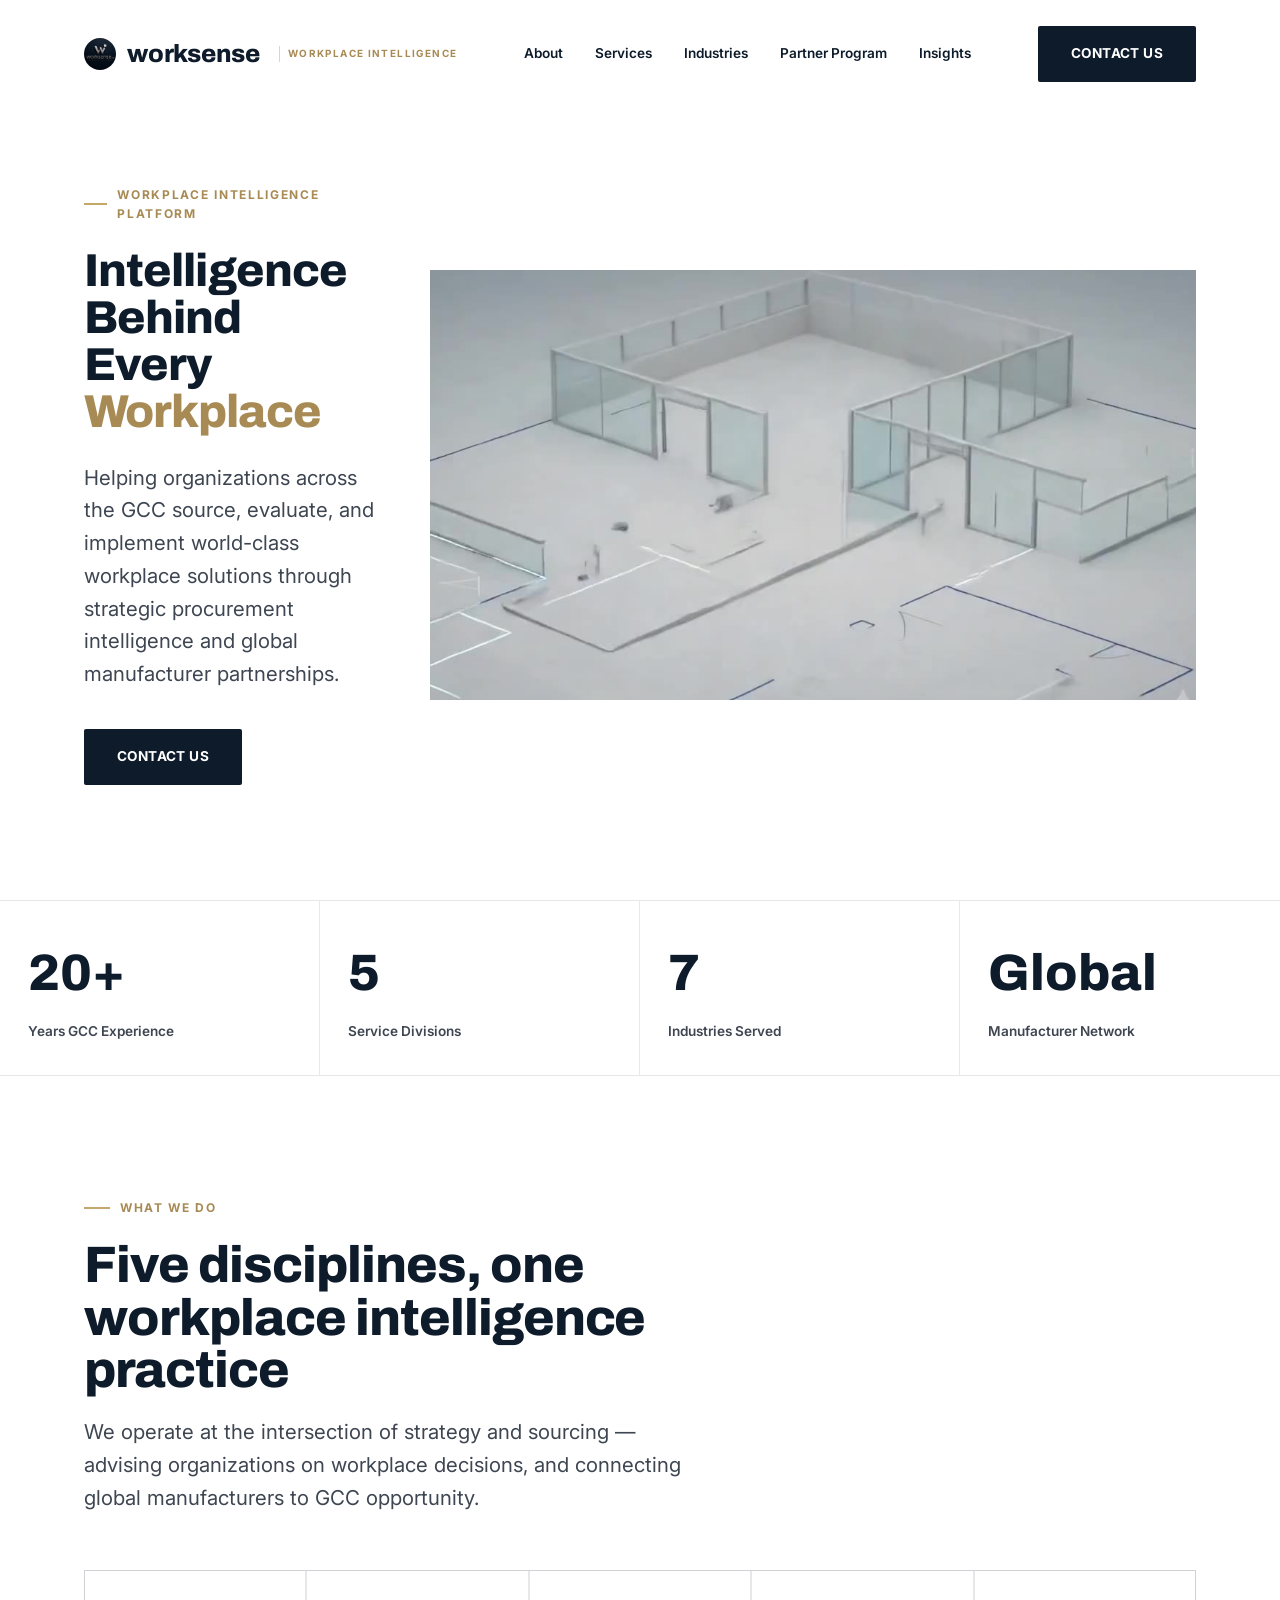
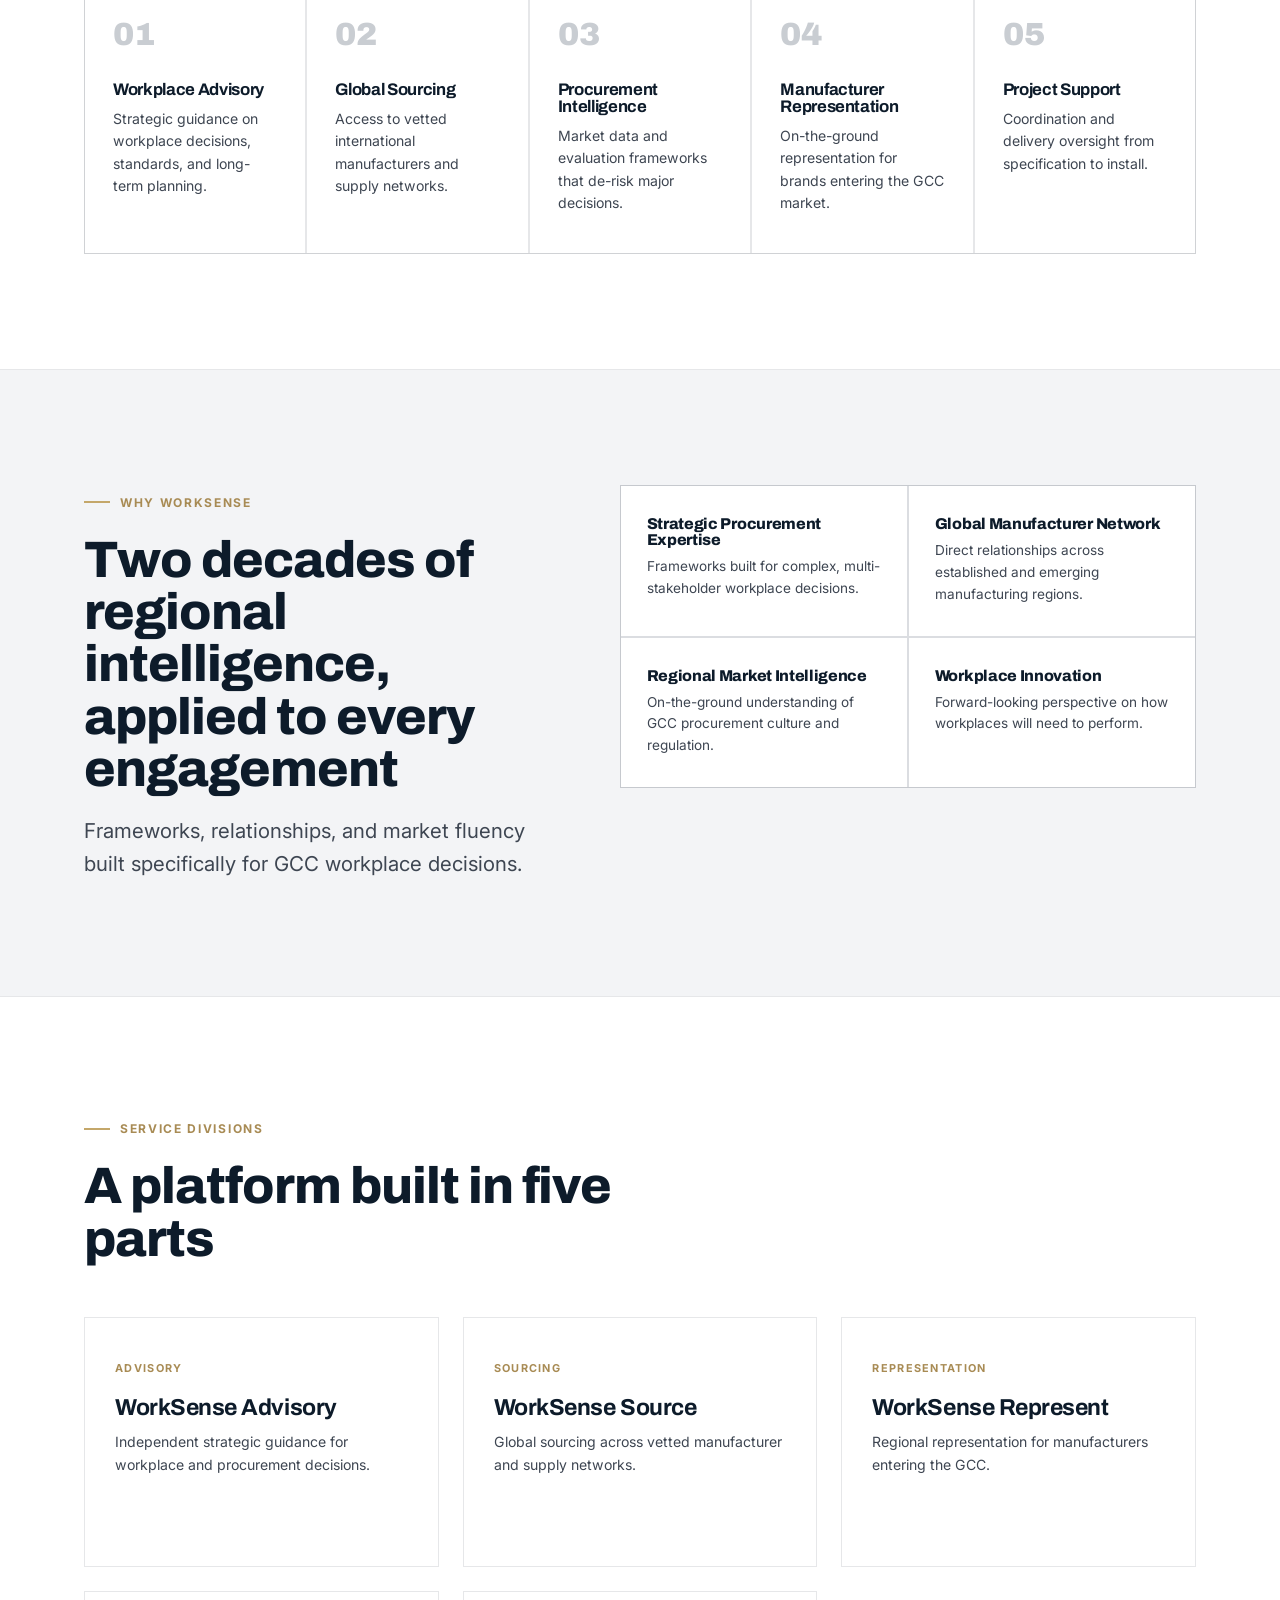
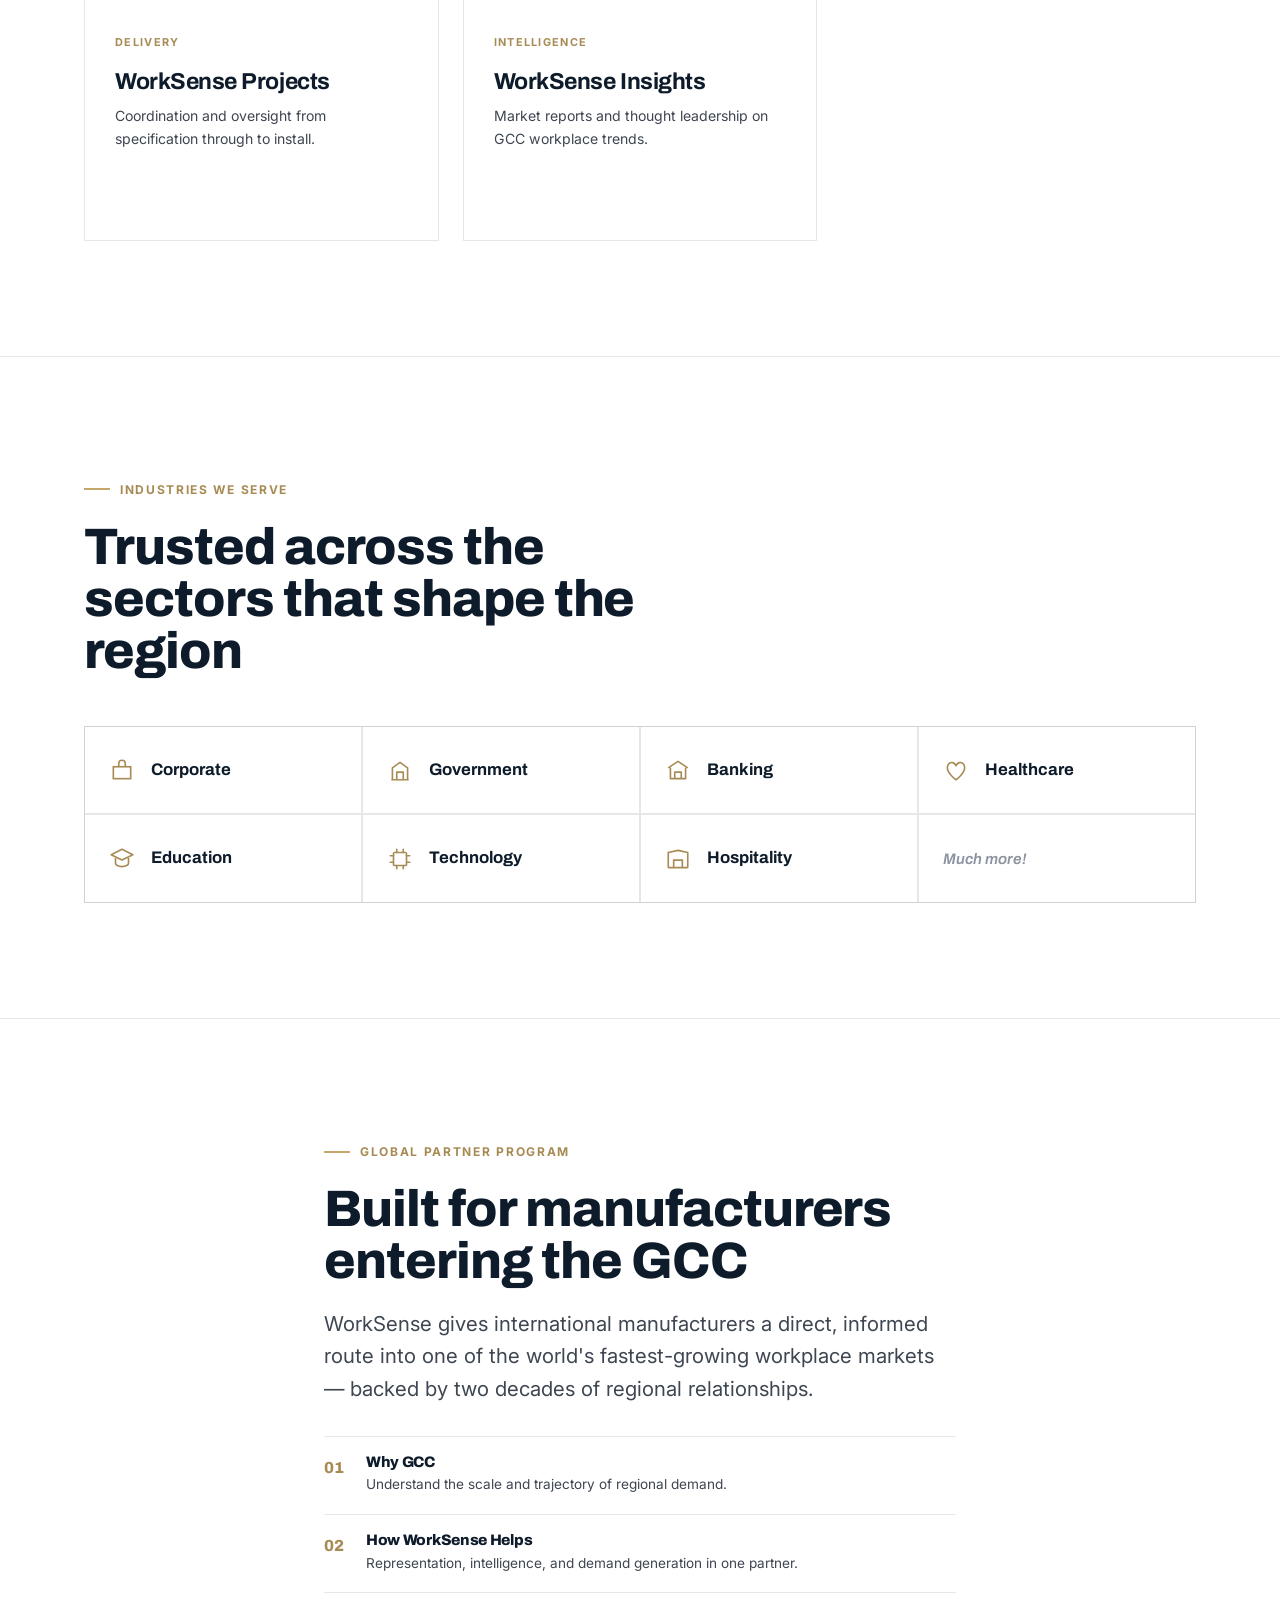
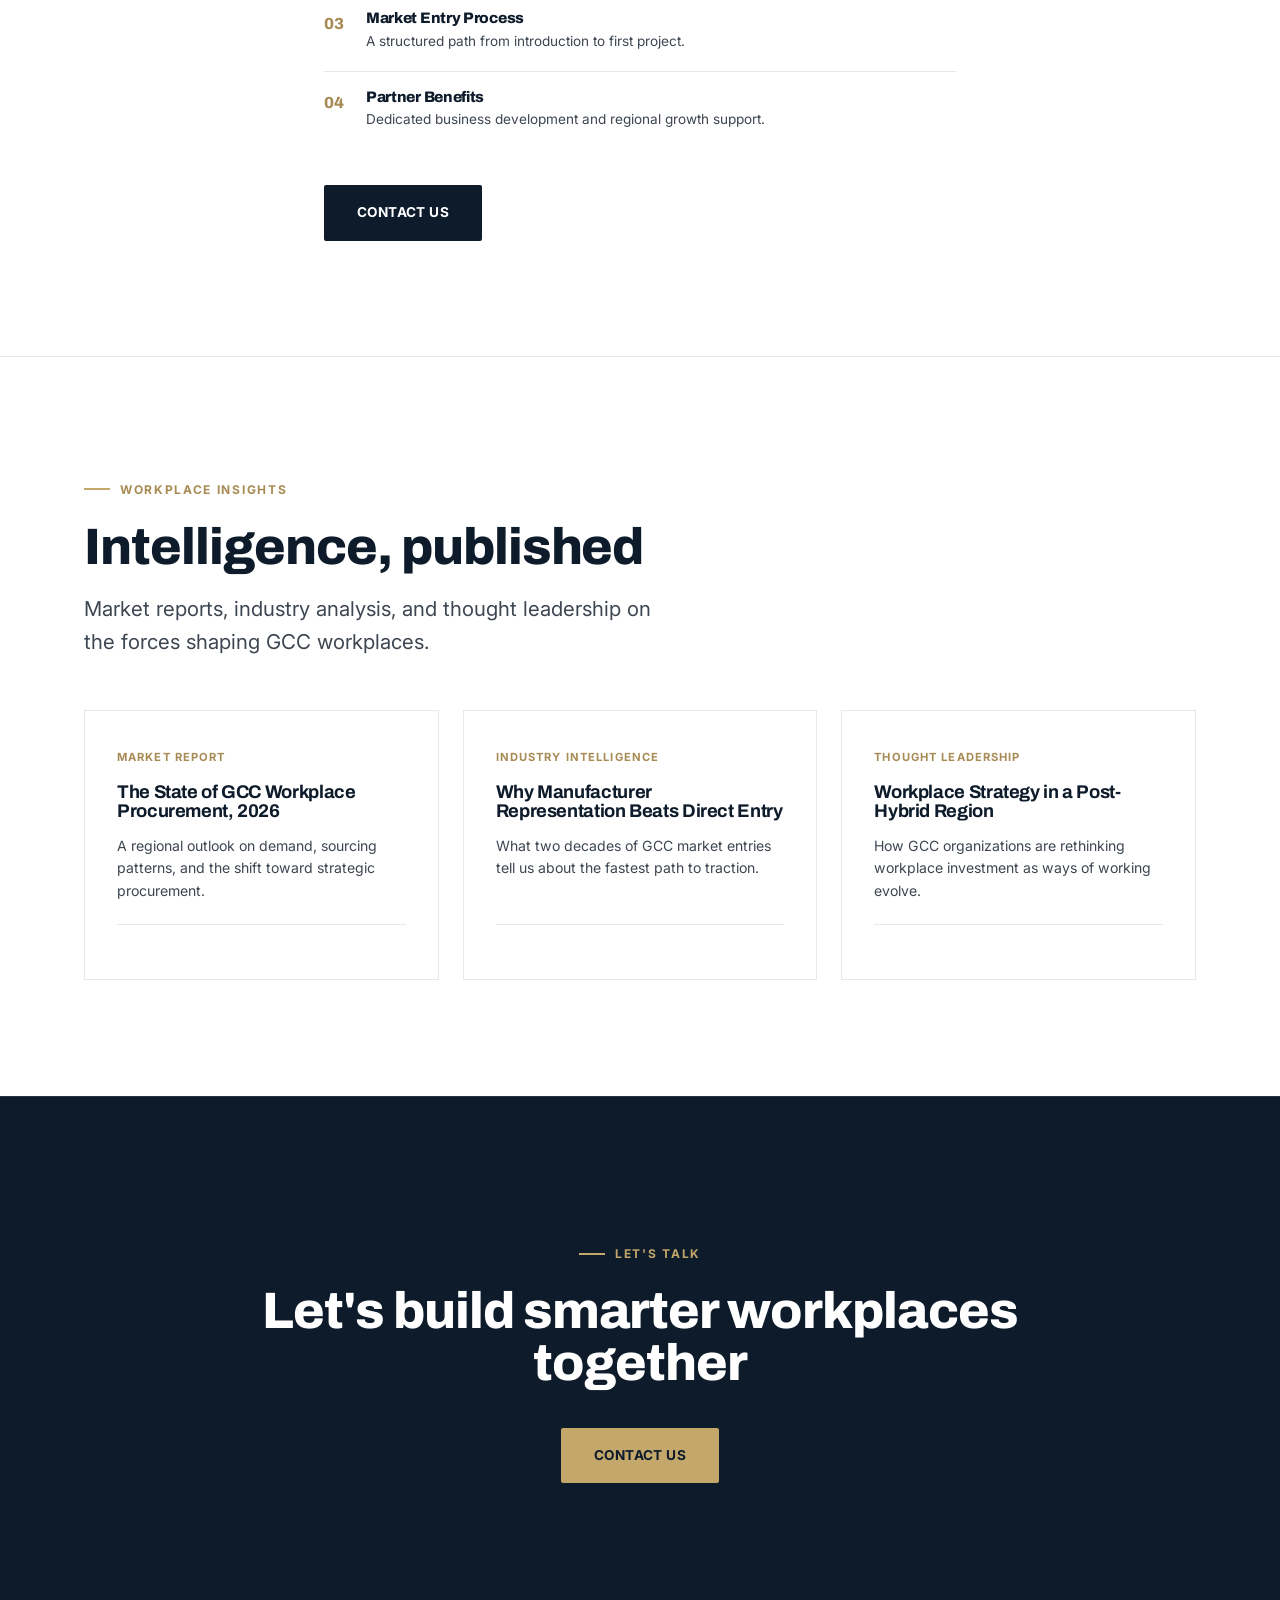
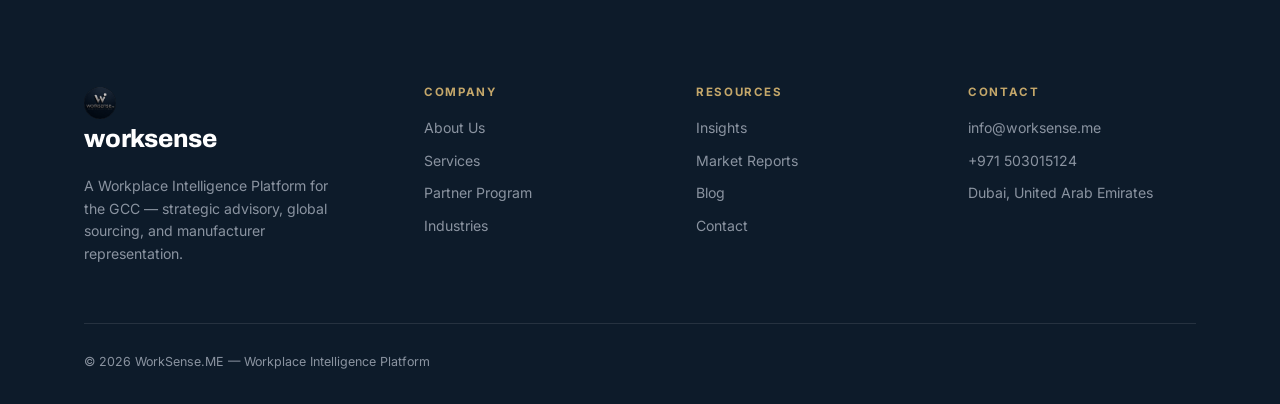
<file: index.html>
<!DOCTYPE html>
<html lang="en">
<head>
<meta charset="UTF-8">
<meta name="viewport" content="width=device-width, initial-scale=1.0">
<title>WorkSense.ME — Workplace Intelligence Platform for the GCC</title>
<meta name="description" content="WorkSense.ME is a workplace intelligence platform delivering strategic procurement advisory, global sourcing, and manufacturer representation across the GCC.">
<link rel="preconnect" href="https://fonts.googleapis.com">
<link href="https://fonts.googleapis.com/css2?family=Archivo:wght@500;700;800;900&family=Inter:wght@400;500;600;700&display=swap" rel="stylesheet">
<link rel="stylesheet" href="assets/style.css">
<style>
  /* ---- Hero ---- */
  .hero{ position:relative; min-height:100vh; display:flex; align-items:center; padding-top:130px; padding-bottom:60px; }
  .hero .wrap{ display:grid; grid-template-columns:minmax(0,0.55fr) minmax(0,1.45fr); gap:56px; align-items:center; }
  @media(max-width:960px){ .hero .wrap{ grid-template-columns:1fr; } }
  .hero h1{ margin-bottom:26px; font-size:clamp(2rem, 3.6vw, 3.1rem); overflow-wrap:break-word; }
  .hero h1 .accent{ color:var(--gold-dim); }
  .hero .lede{ max-width:520px; margin-bottom:38px; }
  .hero-visual{
    position:relative; aspect-ratio:1050/590; background:#FFFFFF;
    display:flex; align-items:center; justify-content:center; overflow:hidden;
  }
  .hero-visual video{ width:100%; height:100%; object-fit:contain; display:block; }

  /* ---- Marquee stat strip ---- */
  .stat-strip{ display:grid; grid-template-columns:repeat(4,1fr); border-top:1.5px solid var(--line); border-bottom:1.5px solid var(--line); }
  @media(max-width:760px){ .stat-strip{ grid-template-columns:1fr 1fr; } }
  .stat-strip .cell{ padding:32px 28px; border-right:1.5px solid var(--line); }
  .stat-strip .cell:last-child{ border-right:none; }
  @media(max-width:760px){ .stat-strip .cell:nth-child(2n){ border-right:none; } .stat-strip .cell{ border-bottom:1.5px solid var(--line); } .stat-strip .cell:nth-last-child(-n+2){ border-bottom:none; } }

  /* ---- What we do — bold grid ---- */
  .cap-grid{ display:grid; grid-template-columns:repeat(5,1fr); gap:2px; background:var(--line); border:1.5px solid var(--line); margin-top:56px; }
  @media(max-width:980px){ .cap-grid{ grid-template-columns:repeat(2,1fr); } }
  @media(max-width:560px){ .cap-grid{ grid-template-columns:1fr; } }
  .cap-cell{ background:var(--white); padding:38px 28px; transition:background .3s var(--ease); }
  .cap-cell:hover{ background:var(--tint); }
  .cap-cell .num{ font-family:var(--font-display); font-weight:900; color:var(--platinum); font-size:2rem; display:block; margin-bottom:20px; }
  .cap-cell h3{ margin-bottom:10px; font-size:1.05rem; }
  .cap-cell p{ font-size:0.88rem; }

  /* ---- Why worksense ---- */
  .why-grid{ display:grid; grid-template-columns:0.9fr 1.1fr; gap:64px; align-items:start; }
  @media(max-width:860px){ .why-grid{ grid-template-columns:1fr; gap:44px; } }
  .why-list{ display:grid; grid-template-columns:1fr 1fr; gap:2px; background:var(--line); border:1.5px solid var(--line); }
  @media(max-width:600px){ .why-list{ grid-template-columns:1fr; } }
  .why-list .item{ background:var(--white); padding:30px 26px; }
  .why-list h4{ font-family:var(--font-display); font-size:0.98rem; font-weight:800; color:var(--navy); margin-bottom:8px; }
  .why-list p{ font-size:0.85rem; }

  /* ---- Divisions ---- */
  .div-grid{ display:grid; grid-template-columns:repeat(3,1fr); gap:24px; }
  @media(max-width:900px){ .div-grid{ grid-template-columns:1fr 1fr; } }
  @media(max-width:600px){ .div-grid{ grid-template-columns:1fr; } }
  .div-tile{ padding:36px 30px; min-height:250px; display:flex; flex-direction:column; justify-content:space-between; }
  .div-tile .tag{ font-size:0.68rem; letter-spacing:0.12em; text-transform:uppercase; color:var(--gold-dim); font-weight:700; }
  .div-tile h3{ margin-top:16px; margin-bottom:12px; }
  .div-tile p{ font-size:0.88rem; }
  .div-tile .arrow{ margin-top:22px; display:inline-flex; align-items:center; gap:8px; font-size:0.78rem; color:var(--navy); font-weight:700; }

  /* ---- Industries ---- */
  .ind-grid{ display:grid; grid-template-columns:repeat(4,1fr); gap:2px; background:var(--line); border:1.5px solid var(--line); margin-top:48px; }
  @media(max-width:900px){ .ind-grid{ grid-template-columns:repeat(2,1fr); } }
  .ind-cell{ background:var(--white); padding:30px 24px; font-family:var(--font-display); font-weight:700; font-size:1.05rem; color:var(--navy); transition:background .3s, color .3s; display:flex; align-items:center; gap:16px; }
  .ind-cell:hover{ background:var(--navy); color:var(--white); }
  .ind-icon{ width:26px; height:26px; flex:none; color:var(--gold-dim); transition:color .3s; }
  .ind-cell:hover .ind-icon{ color:var(--gold); }
  .ind-cell.more{ color:var(--platinum-dim); font-weight:600; font-size:0.95rem; font-style:italic; cursor:default; }
  .ind-cell.more:hover{ background:var(--white); color:var(--platinum-dim); }

  /* ---- Partner ---- */
  .partner-split{ display:grid; grid-template-columns:1.1fr 0.9fr; }
  @media(max-width:900px){ .partner-split{ grid-template-columns:1fr; } }
  .partner-copy{ padding:clamp(56px,7vw,96px) var(--gutter); }
  .partner-panel{ background:var(--navy); color:var(--white); padding:clamp(56px,7vw,96px) var(--gutter); }
  .partner-steps{ display:flex; flex-direction:column; margin-top:30px; }
  .partner-steps .step{ display:flex; gap:16px; padding:18px 0; border-top:1.5px solid var(--line); }
  .partner-steps .step .idx{ font-family:var(--font-display); color:var(--gold-dim); font-weight:800; flex:none; width:26px; }
  .partner-steps .step h4{ font-size:0.95rem; color:var(--navy); font-weight:800; margin-bottom:4px; }
  .partner-steps .step p{ font-size:0.85rem; }
  .form-row{ display:flex; flex-direction:column; gap:16px; margin-top:26px; }
  .form-row input, .form-row textarea{ background:transparent; border:none; border-bottom:1.5px solid rgba(255,255,255,0.25); color:var(--white); font-family:var(--font-body); font-size:0.92rem; padding:12px 2px; outline:none; transition:border-color .3s; width:100%; }
  .form-row input::placeholder, .form-row textarea::placeholder{ color:rgba(255,255,255,0.45); }
  .form-row input:focus, .form-row textarea:focus{ border-color:var(--gold); }

  /* ---- Insights ---- */
  .insight-grid{ display:grid; grid-template-columns:repeat(3,1fr); gap:24px; }
  @media(max-width:860px){ .insight-grid{ grid-template-columns:1fr; } }
  .insight-tile{ display:flex; flex-direction:column; height:100%; }
  .insight-tile .kicker{ font-size:0.7rem; letter-spacing:0.1em; text-transform:uppercase; color:var(--gold-dim); font-weight:700; margin-bottom:16px; display:block; }
  .insight-tile h3{ font-size:1.15rem; margin-bottom:14px; }
  .insight-tile p{ font-size:0.88rem; margin-bottom:22px; }
  .insight-tile .read{ margin-top:auto; font-size:0.78rem; color:var(--platinum-dim); font-weight:600; border-top:1.5px solid var(--line); padding-top:16px; }

  .cta-final{ text-align:center; padding:clamp(80px,12vw,140px) 0; }
  .cta-final h2{ max-width:760px; margin:0 auto 34px; }
  .cta-final .btn-row{ justify-content:center; }
</style>
</head>
<body>

<nav class="nav">
  <div class="wrap">
    <a href="index.html" class="brand">
      <span class="brand-mark"><img src="assets/logo-plaque.png" alt="WorkSense.ME"></span>
      <span class="brand-word">WorkSense</span>
      <span class="brand-tag">Workplace Intelligence</span>
    </a>
    <div class="nav-links">
      <a href="about.html">About</a>
      <a href="services.html">Services</a>
      <a href="index.html#industries">Industries</a>
      <a href="partner.html">Partner Program</a>
      <a href="index.html#insights">Insights</a>
    </div>
    <a href="contact.html" class="btn btn-navy nav-cta">Contact Us</a>
    <button class="nav-toggle" aria-label="Open menu" aria-expanded="false"><svg width="18" height="12" viewBox="0 0 18 12" fill="none"><path d="M0 1H18M0 11H18" stroke="currentColor" stroke-width="1.6"/></svg></button>
  </div>
</nav>

<div class="mobile-menu">
  <a href="about.html">About</a>
  <a href="services.html">Services</a>
  <a href="index.html#industries">Industries</a>
  <a href="partner.html">Partner Program</a>
  <a href="index.html#insights">Insights</a>
  <a href="contact.html" class="btn btn-navy">Contact Us</a>
</div>

<!-- ===== HERO ===== -->
<header class="hero">
  <div class="wrap">
    <div class="hero-copy">
      <span class="eyebrow">Workplace Intelligence Platform </span>
      <h1 style="margin-top:24px;">Intelligence Behind Every <span class="accent">Workplace</span></h1>
      <p class="lede">Helping organizations across the GCC source, evaluate, and implement world-class workplace solutions through strategic procurement intelligence and global manufacturer partnerships.</p>
      <div class="btn-row">
        <a href="contact.html" class="btn btn-navy">Contact Us</a>
      </div>
    </div>
    <div class="hero-visual">
      <video autoplay muted loop playsinline poster="assets/hero-video-poster.jpg">
        <source src="assets/hero-video.mp4" type="video/mp4">
      </video>
    </div>
  </div>
</header>

<!-- ===== STAT STRIP ===== -->
<section class="stat-strip">
  <div class="cell reveal"><span class="stat"><span class="num">20+</span><span class="label">Years GCC Experience</span></span></div>
  <div class="cell reveal"><span class="stat"><span class="num">5</span><span class="label">Service Divisions</span></span></div>
  <div class="cell reveal"><span class="stat"><span class="num">7</span><span class="label">Industries Served</span></span></div>
  <div class="cell reveal"><span class="stat"><span class="num">Global</span><span class="label">Manufacturer Network</span></span></div>
</section>

<!-- ===== WHAT WE DO ===== -->
<section class="section-pad hair-bottom">
  <div class="wrap">
    <span class="eyebrow reveal">What We Do</span>
    <h2 class="reveal" style="margin-top:22px; max-width:680px;">Five disciplines, one workplace intelligence practice</h2>
    <p class="lede reveal" style="margin-top:20px; max-width:600px;">We operate at the intersection of strategy and sourcing — advising organizations on workplace decisions, and connecting global manufacturers to GCC opportunity.</p>

    <div class="cap-grid stagger">
      <div class="cap-cell reveal"><span class="num">01</span><h3>Workplace Advisory</h3><p>Strategic guidance on workplace decisions, standards, and long-term planning.</p></div>
      <div class="cap-cell reveal"><span class="num">02</span><h3>Global Sourcing</h3><p>Access to vetted international manufacturers and supply networks.</p></div>
      <div class="cap-cell reveal"><span class="num">03</span><h3>Procurement Intelligence</h3><p>Market data and evaluation frameworks that de-risk major decisions.</p></div>
      <div class="cap-cell reveal"><span class="num">04</span><h3>Manufacturer Representation</h3><p>On-the-ground representation for brands entering the GCC market.</p></div>
      <div class="cap-cell reveal"><span class="num">05</span><h3>Project Support</h3><p>Coordination and delivery oversight from specification to install.</p></div>
    </div>
  </div>
</section>

<!-- ===== WHY WORKSENSE ===== -->
<section class="section-pad tint">
  <div class="wrap why-grid">
    <div>
      <span class="eyebrow reveal">Why WorkSense</span>
      <h2 class="reveal" style="margin-top:22px;">Two decades of regional intelligence, applied to every engagement</h2>
      <p class="lede reveal" style="margin-top:20px;">Frameworks, relationships, and market fluency built specifically for GCC workplace decisions.</p>
    </div>
    <div class="why-list">
      <div class="item reveal"><h4>Strategic Procurement Expertise</h4><p>Frameworks built for complex, multi-stakeholder workplace decisions.</p></div>
      <div class="item reveal"><h4>Global Manufacturer Network</h4><p>Direct relationships across established and emerging manufacturing regions.</p></div>
      <div class="item reveal"><h4>Regional Market Intelligence</h4><p>On-the-ground understanding of GCC procurement culture and regulation.</p></div>
      <div class="item reveal"><h4>Workplace Innovation</h4><p>Forward-looking perspective on how workplaces will need to perform.</p></div>
    </div>
  </div>
</section>

<!-- ===== SERVICE DIVISIONS ===== -->
<section class="section-pad hair-top hair-bottom">
  <div class="wrap">
    <span class="eyebrow reveal">Service Divisions</span>
    <h2 class="reveal" style="margin-top:22px; max-width:600px;">A platform built in five parts</h2>
    <div class="div-grid" style="margin-top:52px;">
      <div class="tile div-tile reveal"><div><span class="tag">Advisory</span><h3>WorkSense Advisory</h3><p>Independent strategic guidance for workplace and procurement decisions.</p></div><span class="arrow"></span></div>
      <div class="tile div-tile reveal"><div><span class="tag">Sourcing</span><h3>WorkSense Source</h3><p>Global sourcing across vetted manufacturer and supply networks.</p></div><span class="arrow"></span></div>
      <div class="tile div-tile reveal"><div><span class="tag">Representation</span><h3>WorkSense Represent</h3><p>Regional representation for manufacturers entering the GCC.</p></div><span class="arrow"></span></div>
      <div class="tile div-tile reveal"><div><span class="tag">Delivery</span><h3>WorkSense Projects</h3><p>Coordination and oversight from specification through to install.</p></div><span class="arrow"></span></div>
      <div class="tile div-tile reveal"><div><span class="tag">Intelligence</span><h3>WorkSense Insights</h3><p>Market reports and thought leadership on GCC workplace trends.</p></div><span class="arrow"></span></div>
    </div>
  </div>
</section>

<!-- ===== INDUSTRIES ===== -->
<section id="industries" class="section-pad">
  <div class="wrap">
    <span class="eyebrow reveal">Industries We Serve</span>
    <h2 class="reveal" style="margin-top:22px; max-width:600px;">Trusted across the sectors that shape the region</h2>
    <div class="ind-grid">
      <div class="ind-cell reveal"><svg class="ind-icon" viewBox="0 0 24 24" fill="none"><rect x="4" y="9" width="16" height="11" stroke="currentColor" stroke-width="1.5"/><path d="M9 9V6a3 3 0 0 1 6 0v3" stroke="currentColor" stroke-width="1.5"/></svg><span>Corporate</span></div>
      <div class="ind-cell reveal"><svg class="ind-icon" viewBox="0 0 24 24" fill="none"><path d="M4 21H20M5 21V10L12 5L19 10V21M9 21V14H15V21" stroke="currentColor" stroke-width="1.5" stroke-linejoin="round"/></svg><span>Government</span></div>
      <div class="ind-cell reveal"><svg class="ind-icon" viewBox="0 0 24 24" fill="none"><path d="M3 10L12 4L21 10M5 10V20H19V10M9 20V14H15V20" stroke="currentColor" stroke-width="1.5" stroke-linejoin="round"/></svg><span>Banking</span></div>
      <div class="ind-cell reveal"><svg class="ind-icon" viewBox="0 0 24 24" fill="none"><path d="M12 21S4 15.5 4 9.8C4 6.6 6.5 4.5 9 5.2C10.3 5.6 11.4 6.6 12 8C12.6 6.6 13.7 5.6 15 5.2C17.5 4.5 20 6.6 20 9.8C20 15.5 12 21 12 21Z" stroke="currentColor" stroke-width="1.5" stroke-linejoin="round"/></svg><span>Healthcare</span></div>
      <div class="ind-cell reveal"><svg class="ind-icon" viewBox="0 0 24 24" fill="none"><path d="M2 8L12 3L22 8L12 13L2 8Z" stroke="currentColor" stroke-width="1.5" stroke-linejoin="round"/><path d="M6 11V16C6 17.5 8.5 19 12 19C15.5 19 18 17.5 18 16V11" stroke="currentColor" stroke-width="1.5"/></svg><span>Education</span></div>
      <div class="ind-cell reveal"><svg class="ind-icon" viewBox="0 0 24 24" fill="none"><rect x="6" y="6" width="12" height="12" rx="1" stroke="currentColor" stroke-width="1.5"/><path d="M9 3V6M15 3V6M9 18V21M15 18V21M3 9H6M3 15H6M18 9H21M18 15H21" stroke="currentColor" stroke-width="1.5" stroke-linecap="round"/></svg><span>Technology</span></div>
      <div class="ind-cell reveal"><svg class="ind-icon" viewBox="0 0 24 24" fill="none"><path d="M3 20V6L12 4L21 6V20" stroke="currentColor" stroke-width="1.5" stroke-linejoin="round"/><path d="M3 20H21M8 20V13H16V20" stroke="currentColor" stroke-width="1.5"/></svg><span>Hospitality</span></div>
      <div class="ind-cell more reveal"><span class="more-text">Much more!</span></div>
    </div>
  </div>
</section>

<!-- ===== GLOBAL PARTNER PROGRAM ===== -->
<section class="section-pad hair-top hair-bottom">
  <div class="wrap" style="max-width:760px;">
    <span class="eyebrow reveal">Global Partner Program</span>
    <h2 class="reveal" style="margin-top:22px;">Built for manufacturers entering the GCC</h2>
    <p class="lede reveal" style="margin-top:20px;">WorkSense gives international manufacturers a direct, informed route into one of the world's fastest-growing workplace markets — backed by two decades of regional relationships.</p>
    <div class="partner-steps">
      <div class="step reveal"><span class="idx">01</span><div><h4>Why GCC</h4><p>Understand the scale and trajectory of regional demand.</p></div></div>
      <div class="step reveal"><span class="idx">02</span><div><h4>How WorkSense Helps</h4><p>Representation, intelligence, and demand generation in one partner.</p></div></div>
      <div class="step reveal"><span class="idx">03</span><div><h4>Market Entry Process</h4><p>A structured path from introduction to first project.</p></div></div>
      <div class="step reveal"><span class="idx">04</span><div><h4>Partner Benefits</h4><p>Dedicated business development and regional growth support.</p></div></div>
    </div>
    <a href="contact.html" class="btn btn-navy reveal" style="margin-top:36px;">Contact Us</a>
  </div>
</section>

<!-- ===== INSIGHTS ===== -->
<section id="insights" class="section-pad">
  <div class="wrap">
    <span class="eyebrow reveal">Workplace Insights</span>
    <h2 class="reveal" style="margin-top:22px; max-width:600px;">Intelligence, published</h2>
    <p class="lede reveal" style="margin-top:20px; max-width:600px;">Market reports, industry analysis, and thought leadership on the forces shaping GCC workplaces.</p>
    <div class="insight-grid" style="margin-top:52px;">
      <div class="tile insight-tile reveal"><span class="kicker">Market Report</span><h3>The State of GCC Workplace Procurement, 2026</h3><p>A regional outlook on demand, sourcing patterns, and the shift toward strategic procurement.</p><div class="read"></div></div>
      <div class="tile insight-tile reveal"><span class="kicker">Industry Intelligence</span><h3>Why Manufacturer Representation Beats Direct Entry</h3><p>What two decades of GCC market entries tell us about the fastest path to traction.</p><div class="read"></div></div>
      <div class="tile insight-tile reveal"><span class="kicker">Thought Leadership</span><h3>Workplace Strategy in a Post-Hybrid Region</h3><p>How GCC organizations are rethinking workplace investment as ways of working evolve.</p><div class="read"></div></div>
    </div>
  </div>
</section>

<!-- ===== FINAL CTA ===== -->
<section class="cta-final dark hair-top">
  <div class="wrap">
    <span class="eyebrow reveal">Let's Talk</span>
    <h2 class="reveal" style="margin-top:22px; color:var(--white);">Let's build smarter workplaces together</h2>
    <div class="btn-row reveal" style="margin-top:38px;">
      <a href="contact.html" class="btn" style="background:var(--gold); color:var(--navy);">Contact Us</a>
    </div>
  </div>
</section>

<footer>
  <div class="wrap">
    <div class="footer-grid">
      <div class="footer-col">
        <a href="index.html" class="brand" style="margin-bottom:14px;">
          <span class="brand-mark"><img src="assets/logo-plaque.png" alt="WorkSense.ME"></span>
          <span class="brand-word" style="color:#fff;">worksense</span>
        </a>
        <p style="margin-top:16px; max-width:260px;">A Workplace Intelligence Platform for the GCC — strategic advisory, global sourcing, and manufacturer representation.</p>
      </div>
      <div class="footer-col">
        <h4>Company</h4>
        <a href="about.html">About Us</a>
        <a href="services.html">Services</a>
        <a href="partner.html">Partner Program</a>
        <a href="index.html#industries">Industries</a>
      </div>
      <div class="footer-col">
        <h4>Resources</h4>
        <a href="index.html#insights">Insights</a>
        <a href="index.html#insights">Market Reports</a>
        <a href="index.html#insights">Blog</a>
        <a href="contact.html">Contact</a>
      </div>
      <div class="footer-col">
        <h4>Contact</h4>
        <a href="mailto:info@worksense.me">info@worksense.me</a>
        <a href="tel:+971503015124">+971 503015124</a>
        <p>Dubai, United Arab Emirates</p>
      </div>
    </div>
    <div class="footer-bottom">
      <span>© <span class="year"></span> WorkSense.ME — Workplace Intelligence Platform</span>
      <span></span>
    </div>
  </div>
</footer>

<script src="assets/main.js"></script>
</body>
</html>
</file>
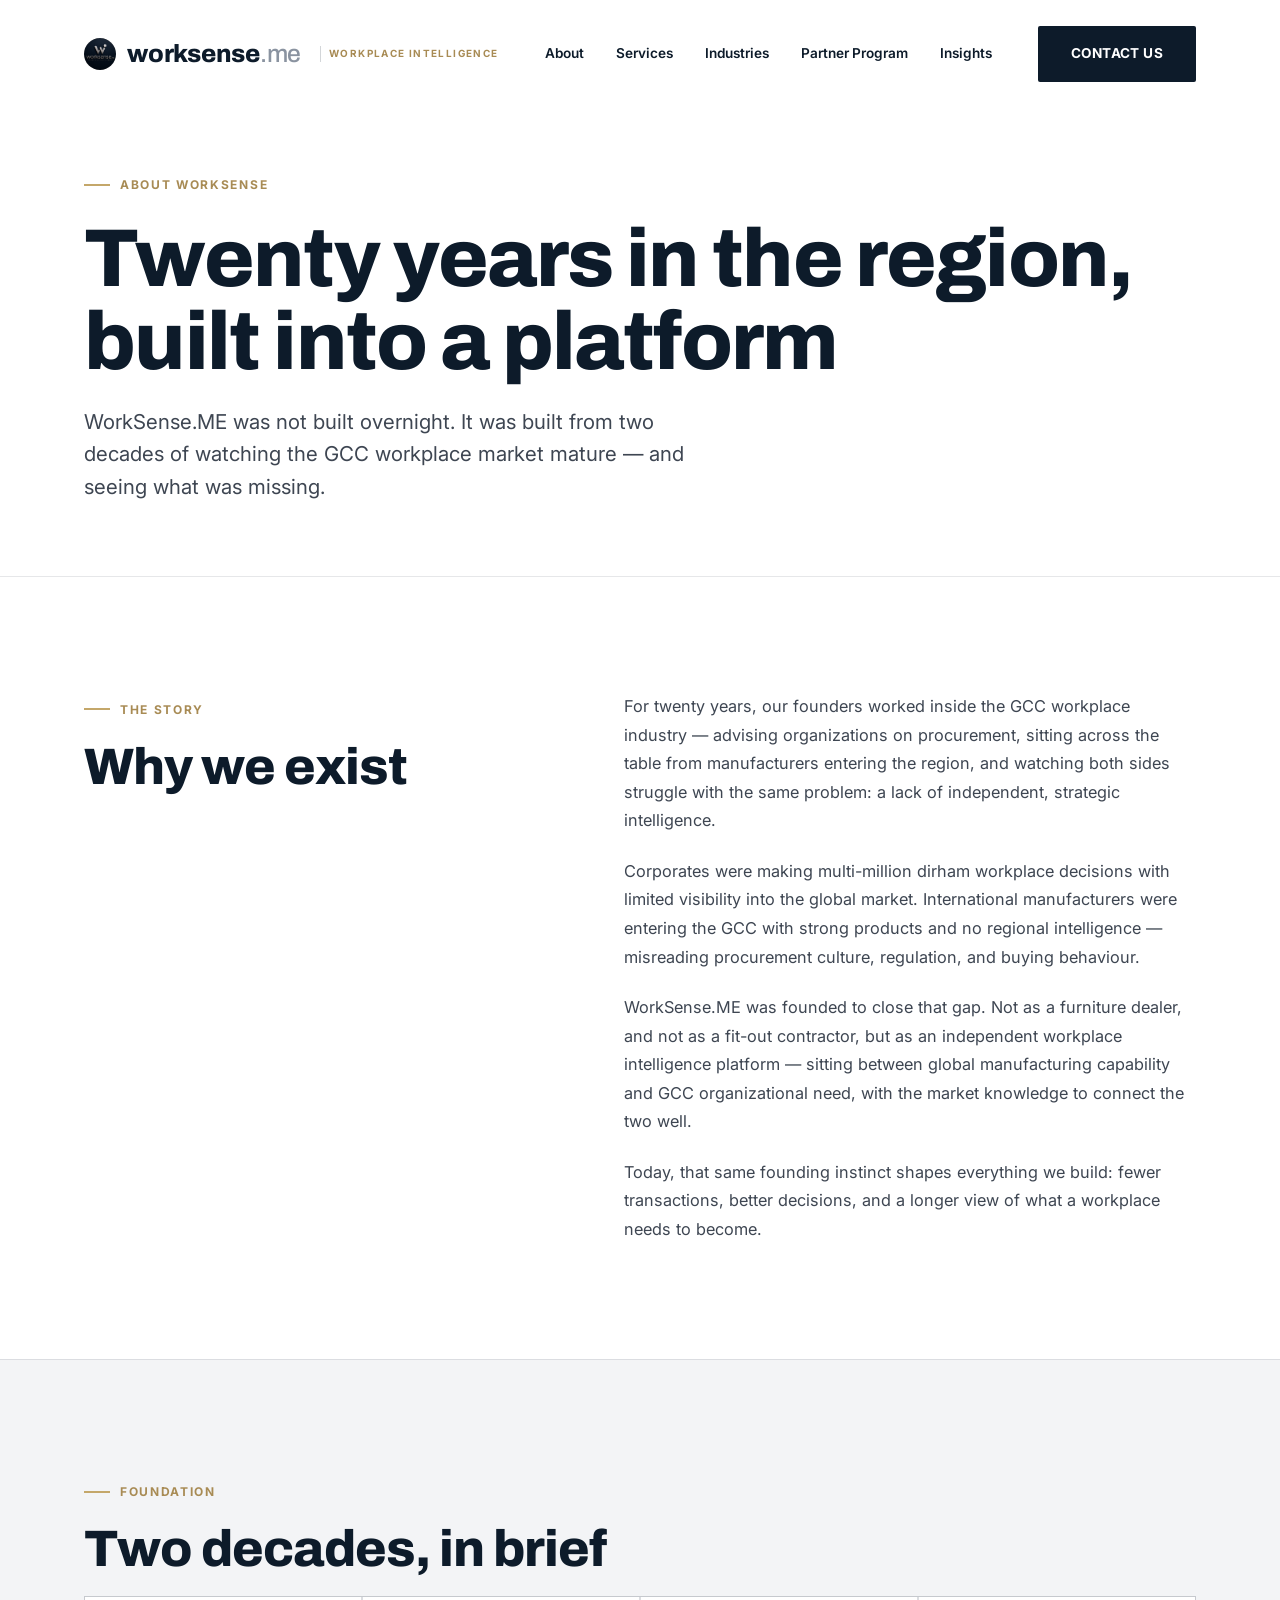
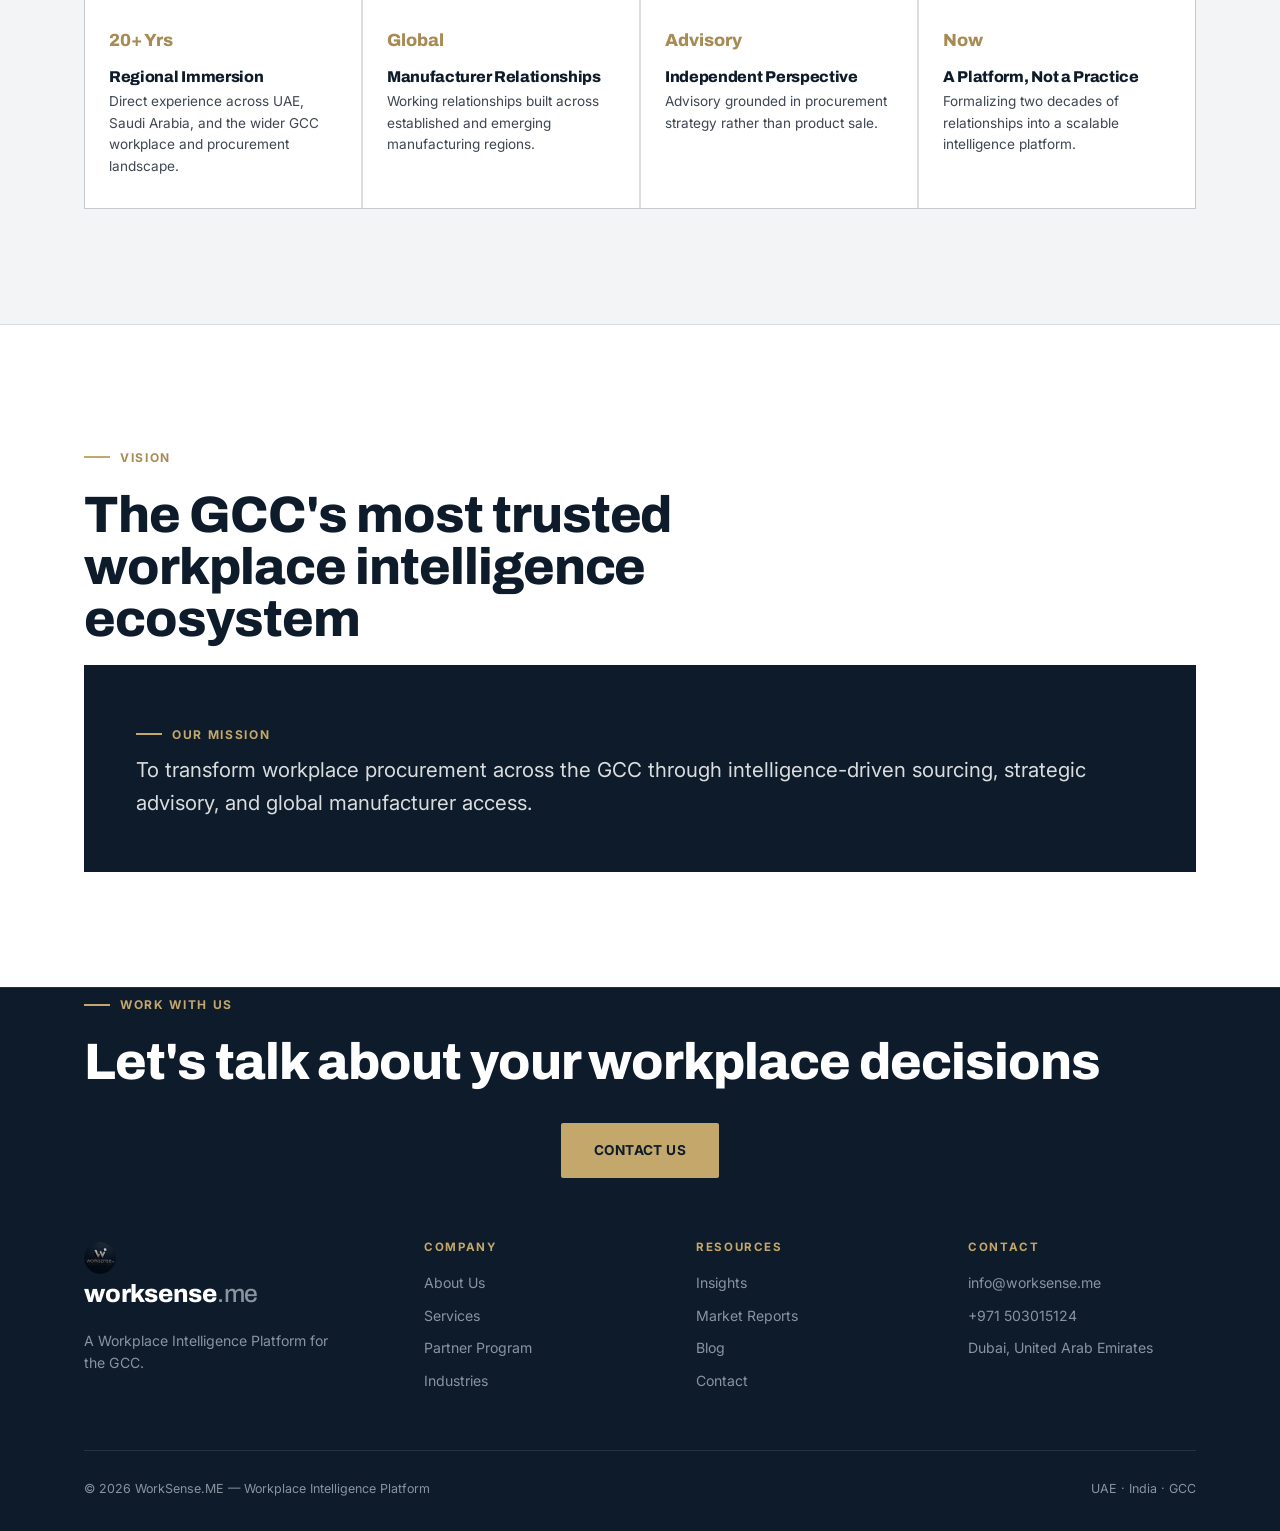
<file: about.html>
<!DOCTYPE html>
<html lang="en">
<head>
<meta charset="UTF-8">
<meta name="viewport" content="width=device-width, initial-scale=1.0">
<title>About — WorkSense.ME</title>
<meta name="description" content="Two decades of GCC workplace experience, built into a platform.">
<link rel="preconnect" href="https://fonts.googleapis.com">
<link href="https://fonts.googleapis.com/css2?family=Archivo:wght@500;700;800;900&family=Inter:wght@400;500;600;700&display=swap" rel="stylesheet">
<link rel="stylesheet" href="assets/style.css">
<style>
  .story-grid{ display:grid; grid-template-columns:0.9fr 1.1fr; gap:72px; align-items:start; }
  @media(max-width:900px){ .story-grid{ grid-template-columns:1fr; gap:40px; } }
  .story-grid .sticky-col{ position:sticky; top:120px; }
  .story-copy p + p{ margin-top:22px; }
  .story-copy p{ font-size:1.02rem; line-height:1.75; }
  .timeline{ display:grid; grid-template-columns:repeat(4,1fr); gap:2px; background:var(--line); border:1.5px solid var(--line); margin-top:20px; }
  @media(max-width:800px){ .timeline{ grid-template-columns:1fr 1fr; } }
  .timeline .row{ background:var(--white); padding:30px 24px; }
  .timeline .yr{ font-family:var(--font-display); color:var(--gold-dim); font-weight:800; font-size:1.1rem; display:block; margin-bottom:14px; }
  .timeline h4{ font-size:0.98rem; margin-bottom:6px; font-weight:800; color:var(--navy); font-family:var(--font-display); }
  .timeline p{ font-size:0.85rem; }
  .vision-block{ background:var(--navy); color:var(--white); padding:52px; margin-top:20px; }
</style>
</head>
<body>
<nav class="nav scrolled">
  <div class="wrap">
    <a href="index.html" class="brand"><span class="brand-mark"><img src="assets/logo-plaque.png" alt="WorkSense.ME"></span><span class="brand-word">worksense<span class="dim">.me</span></span><span class="brand-tag">Workplace Intelligence</span></a>
    <div class="nav-links"><a href="about.html">About</a><a href="services.html">Services</a><a href="index.html#industries">Industries</a><a href="partner.html">Partner Program</a><a href="index.html#insights">Insights</a></div>
    <a href="contact.html" class="btn btn-navy nav-cta">Contact Us</a>
    <button class="nav-toggle" aria-label="Open menu" aria-expanded="false"><svg width="18" height="12" viewBox="0 0 18 12" fill="none"><path d="M0 1H18M0 11H18" stroke="currentColor" stroke-width="1.6"/></svg></button>
  </div>
</nav>
<div class="mobile-menu"><a href="about.html">About</a><a href="services.html">Services</a><a href="index.html#industries">Industries</a><a href="partner.html">Partner Program</a><a href="index.html#insights">Insights</a><a href="contact.html" class="btn btn-navy">Contact Us</a></div>

<header class="page-hero">
  <div class="wrap">
    <span class="eyebrow reveal">About WorkSense</span>
    <h1 class="reveal">Twenty years in the region, built into a platform</h1>
    <p class="lede reveal">WorkSense.ME was not built overnight. It was built from two decades of watching the GCC workplace market mature — and seeing what was missing.</p>
  </div>
</header>

<section class="section-pad hair-top">
  <div class="wrap story-grid">
    <div class="sticky-col"><span class="eyebrow reveal">The Story</span><h2 class="reveal" style="margin-top:22px;">Why we exist</h2></div>
    <div class="story-copy reveal">
      <p>For twenty years, our founders worked inside the GCC workplace industry — advising organizations on procurement, sitting across the table from manufacturers entering the region, and watching both sides struggle with the same problem: a lack of independent, strategic intelligence.</p>
      <p>Corporates were making multi-million dirham workplace decisions with limited visibility into the global market. International manufacturers were entering the GCC with strong products and no regional intelligence — misreading procurement culture, regulation, and buying behaviour.</p>
      <p>WorkSense.ME was founded to close that gap. Not as a furniture dealer, and not as a fit-out contractor, but as an independent workplace intelligence platform — sitting between global manufacturing capability and GCC organizational need, with the market knowledge to connect the two well.</p>
      <p>Today, that same founding instinct shapes everything we build: fewer transactions, better decisions, and a longer view of what a workplace needs to become.</p>
    </div>
  </div>
</section>

<section class="section-pad tint hair-top hair-bottom">
  <div class="wrap">
    <span class="eyebrow reveal">Foundation</span>
    <h2 class="reveal" style="margin-top:22px; max-width:560px;">Two decades, in brief</h2>
    <div class="timeline">
      <div class="row reveal"><span class="yr">20+ Yrs</span><h4>Regional Immersion</h4><p>Direct experience across UAE, Saudi Arabia, and the wider GCC workplace and procurement landscape.</p></div>
      <div class="row reveal"><span class="yr">Global</span><h4>Manufacturer Relationships</h4><p>Working relationships built across established and emerging manufacturing regions.</p></div>
      <div class="row reveal"><span class="yr">Advisory</span><h4>Independent Perspective</h4><p>Advisory grounded in procurement strategy rather than product sale.</p></div>
      <div class="row reveal"><span class="yr">Now</span><h4>A Platform, Not a Practice</h4><p>Formalizing two decades of relationships into a scalable intelligence platform.</p></div>
    </div>
  </div>
</section>

<section class="section-pad">
  <div class="wrap">
    <span class="eyebrow reveal">Vision</span>
    <h2 class="reveal" style="margin-top:22px; max-width:600px;">The GCC's most trusted workplace intelligence ecosystem</h2>
    <div class="vision-block reveal">
      <span class="eyebrow" style="color:var(--gold);">Our Mission</span>
      <p class="lede" style="margin-top:10px; color:rgba(255,255,255,0.85);">To transform workplace procurement across the GCC through intelligence-driven sourcing, strategic advisory, and global manufacturer access.</p>
    </div>
  </div>
</section>

<section class="cta-final dark hair-top">
  <div class="wrap">
    <span class="eyebrow reveal">Work With Us</span>
    <h2 class="reveal" style="margin-top:22px; color:var(--white);">Let's talk about your workplace decisions</h2>
    <div class="btn-row reveal" style="justify-content:center; margin-top:34px;">
      <a href="contact.html" class="btn" style="background:var(--gold); color:var(--navy);">Contact Us</a>
    </div>
  </div>
</section>

<footer>
  <div class="wrap">
    <div class="footer-grid">
      <div class="footer-col"><a href="index.html" class="brand" style="margin-bottom:14px;"><span class="brand-mark"><img src="assets/logo-plaque.png" alt="WorkSense.ME"></span><span class="brand-word" style="color:#fff;">worksense<span class="dim">.me</span></span></a><p style="margin-top:16px; max-width:260px;">A Workplace Intelligence Platform for the GCC.</p></div>
      <div class="footer-col"><h4>Company</h4><a href="about.html">About Us</a><a href="services.html">Services</a><a href="partner.html">Partner Program</a><a href="index.html#industries">Industries</a></div>
      <div class="footer-col"><h4>Resources</h4><a href="index.html#insights">Insights</a><a href="index.html#insights">Market Reports</a><a href="index.html#insights">Blog</a><a href="contact.html">Contact</a></div>
      <div class="footer-col"><h4>Contact</h4><a href="mailto:info@worksense.me">info@worksense.me</a><a href="tel:+971503015124">+971 503015124</a><p>Dubai, United Arab Emirates</p><a></a></div>
    </div>
    <div class="footer-bottom"><span>© <span class="year"></span> WorkSense.ME — Workplace Intelligence Platform</span><span>UAE · India · GCC</span></div>
  </div>
</footer>
<script src="assets/main.js"></script>
</body>
</html>
</file>
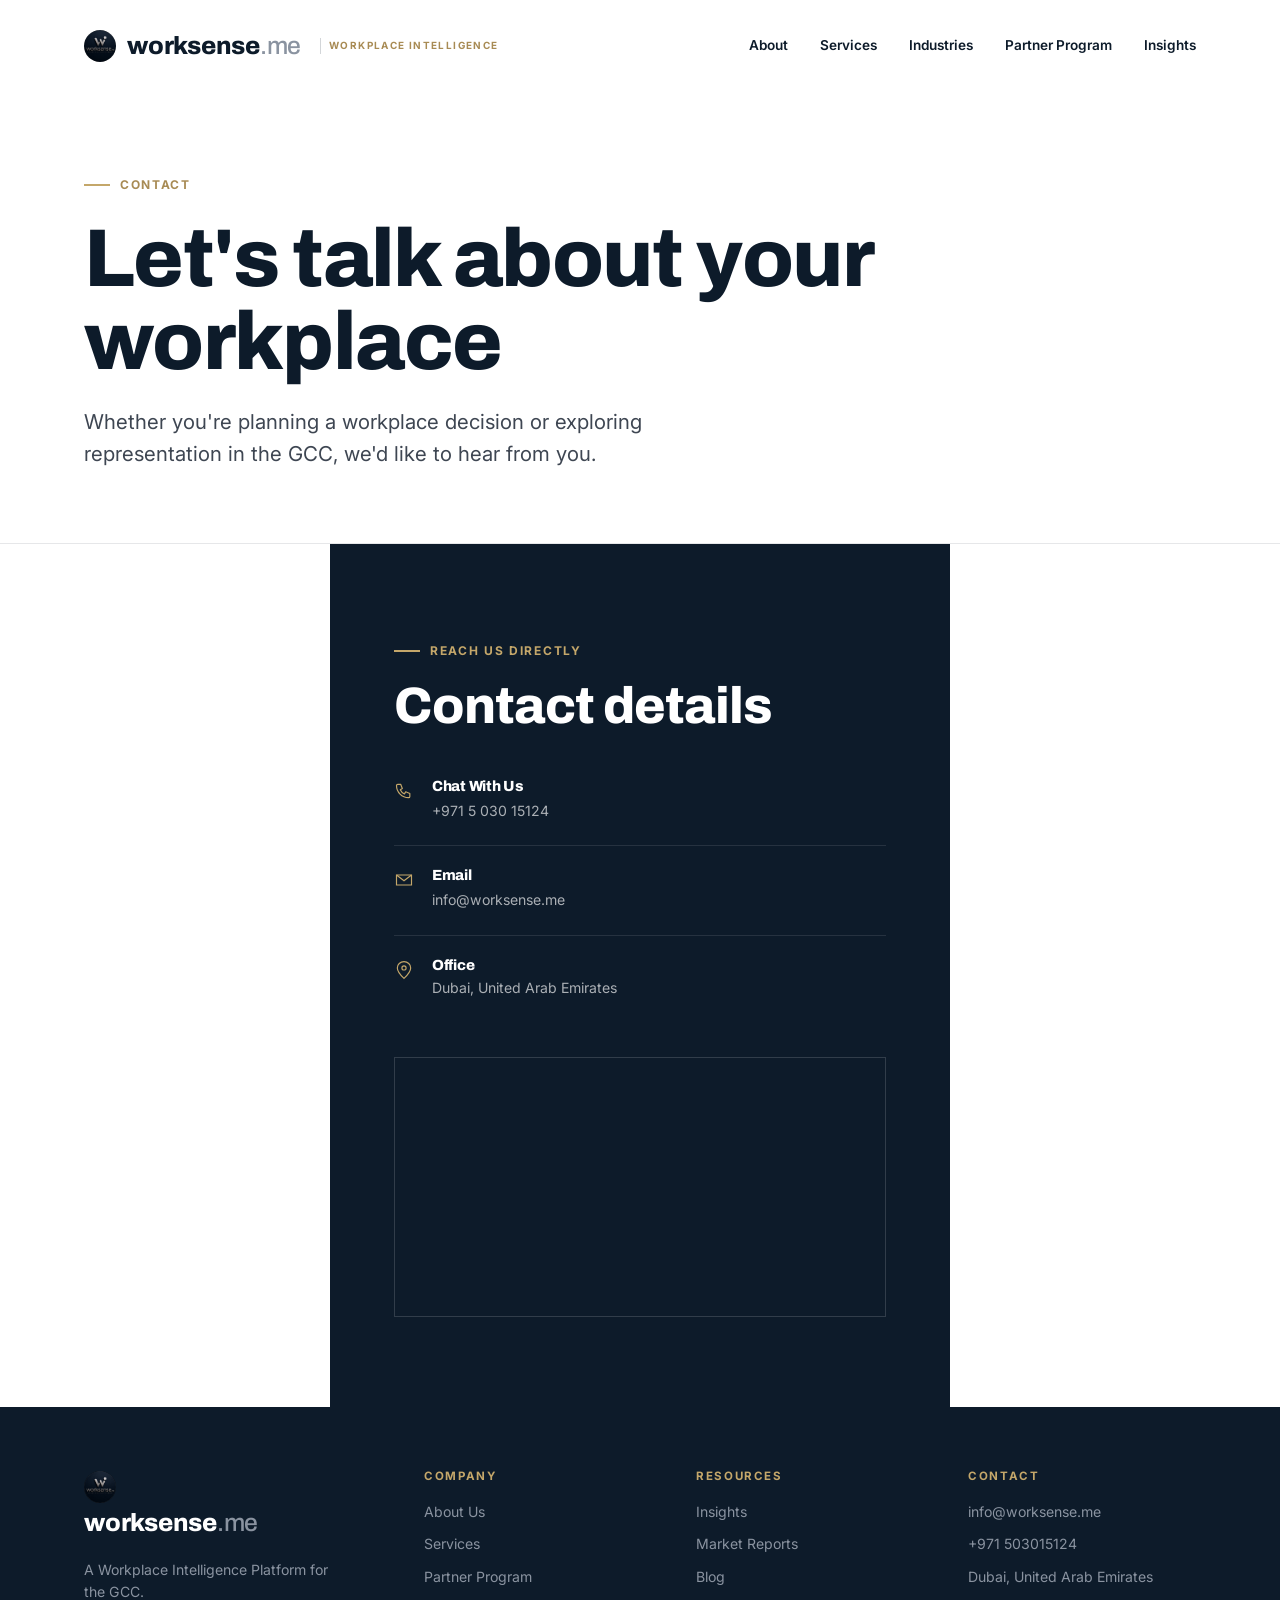
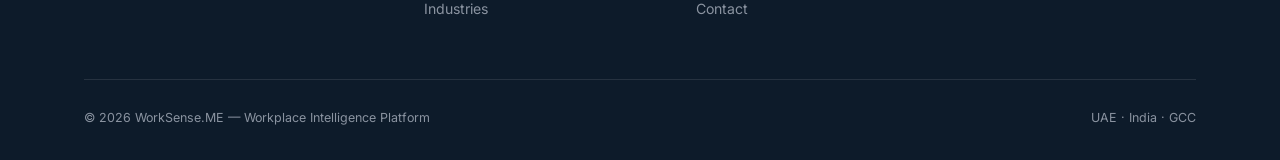
<file: contact.html>
<!DOCTYPE html>
<html lang="en">
<head>
<meta charset="UTF-8">
<meta name="viewport" content="width=device-width, initial-scale=1.0">
<title>Contact — WorkSense.ME</title>
<meta name="description" content="Get in touch with WorkSense.ME for consultations, partnerships, and workplace intelligence inquiries.">
<link rel="preconnect" href="https://fonts.googleapis.com">
<link href="https://fonts.googleapis.com/css2?family=Archivo:wght@500;700;800;900&family=Inter:wght@400;500;600;700&display=swap" rel="stylesheet">
<link rel="stylesheet" href="assets/style.css">
<style>
  .contact-grid{ display:flex; justify-content:center; }
  .contact-info-col{ background:var(--navy); color:var(--white); padding:clamp(56px,7vw,96px) var(--gutter); width:100%; max-width:620px; }
  .info-item{ display:flex; gap:18px; padding:22px 0; border-top:1.5px solid rgba(255,255,255,0.1); }
  .info-item:first-of-type{ border-top:none; }
  .info-item .ic{ flex:none; width:20px; height:20px; color:var(--gold); margin-top:2px; }
  .info-item h4{ font-size:0.92rem; color:var(--white); margin-bottom:4px; font-weight:800; font-family:var(--font-display); }
  .info-item p, .info-item a{ font-size:0.88rem; color:rgba(255,255,255,0.65); }
  .map-frame{ margin-top:36px; border:1.5px solid rgba(255,255,255,0.15); height:260px; position:relative; overflow:hidden; }
  .map-frame iframe{ width:100%; height:100%; border:0; filter:grayscale(1) invert(0.92) contrast(0.9); }
</style>
</head>
<body>
<nav class="nav scrolled">
  <div class="wrap">
    <a href="index.html" class="brand"><span class="brand-mark"><img src="assets/logo-plaque.png" alt="WorkSense.ME"></span><span class="brand-word">worksense<span class="dim">.me</span></span><span class="brand-tag">Workplace Intelligence</span></a>
    <div class="nav-links"><a href="about.html">About</a><a href="services.html">Services</a><a href="index.html#industries">Industries</a><a href="partner.html">Partner Program</a><a href="index.html#insights">Insights</a></div>
    <button class="nav-toggle" aria-label="Open menu" aria-expanded="false"><svg width="18" height="12" viewBox="0 0 18 12" fill="none"><path d="M0 1H18M0 11H18" stroke="currentColor" stroke-width="1.6"/></svg></button>
  </div>
</nav>
<div class="mobile-menu"><a href="about.html">About</a><a href="services.html">Services</a><a href="index.html#industries">Industries</a><a href="partner.html">Partner Program</a><a href="index.html#insights">Insights</a><a href="contact.html" class="btn btn-navy">Contact Us</a></div>

<header class="page-hero">
  <div class="wrap">
    <span class="eyebrow reveal">Contact</span>
    <h1 class="reveal">Let's talk about your workplace</h1>
    <p class="lede reveal">Whether you're planning a workplace decision or exploring representation in the GCC, we'd like to hear from you.</p>
  </div>
</header>

<section class="hair-top">
  <div class="contact-grid">
    <div class="contact-info-col reveal">
      <span class="eyebrow" style="color:var(--gold);">Reach Us Directly</span>
      <h2 style="margin-top:20px; color:var(--white);">Contact details</h2>
      <div style="margin-top:24px;">
        <div class="info-item"><svg class="ic" viewBox="0 0 24 24" fill="none"><path d="M3 5.5C3 4.67 3.67 4 4.5 4H8L10 9L7.5 10.5C8.5 12.7 10.3 14.5 12.5 15.5L14 13L19 15V18.5C19 19.33 18.33 20 17.5 20C9.5 20 3 13.5 3 5.5Z" stroke="currentColor" stroke-width="1.4" stroke-linejoin="round"/></svg><div><h4>Chat With Us</h4><a href="tel:+971503015124">+971 5 030 15124</a></div></div>
        <div class="info-item"><svg class="ic" viewBox="0 0 24 24" fill="none"><path d="M3 6H21V18H3V6Z" stroke="currentColor" stroke-width="1.4"/><path d="M3 6L12 13L21 6" stroke="currentColor" stroke-width="1.4"/></svg><div><h4>Email</h4><a href="mailto:info@worksense.me">info@worksense.me</a></div></div>
        <div class="info-item"><svg class="ic" viewBox="0 0 24 24" fill="none"><path d="M12 22S4 14.5 4 9.5C4 5.4 7.4 2 12 2S20 5.4 20 9.5C20 14.5 12 22 12 22Z" stroke="currentColor" stroke-width="1.4"/><circle cx="12" cy="9.5" r="2.5" stroke="currentColor" stroke-width="1.4"/></svg><div><h4>Office</h4><p>Dubai, United Arab Emirates</p></div></div>
      </div>
      <div class="map-frame"><iframe loading="lazy" src="https://www.google.com/maps?q=DIFC%20Dubai&output=embed" title="WorkSense.ME office location"></iframe></div>
    </div>
  </div>
</section>

<footer>
  <div class="wrap">
    <div class="footer-grid">
      <div class="footer-col"><a href="index.html" class="brand" style="margin-bottom:14px;"><span class="brand-mark"><img src="assets/logo-plaque.png" alt="WorkSense.ME"></span><span class="brand-word" style="color:#fff;">worksense<span class="dim">.me</span></span></a><p style="margin-top:16px; max-width:260px;">A Workplace Intelligence Platform for the GCC.</p></div>
      <div class="footer-col"><h4>Company</h4><a href="about.html">About Us</a><a href="services.html">Services</a><a href="partner.html">Partner Program</a><a href="index.html#industries">Industries</a></div>
      <div class="footer-col"><h4>Resources</h4><a href="index.html#insights">Insights</a><a href="index.html#insights">Market Reports</a><a href="index.html#insights">Blog</a><a href="contact.html">Contact</a></div>
      <div class="footer-col"><h4>Contact</h4><a href="mailto:info@worksense.me">info@worksense.me</a><a href="tel:+971503015124">+971 503015124</a><p>Dubai, United Arab Emirates</p></div>
    </div>
    <div class="footer-bottom"><span>© <span class="year"></span> WorkSense.ME — Workplace Intelligence Platform</span><span>UAE · India · GCC</span></div>
  </div>
</footer>
<script src="assets/main.js"></script>
</body>
</html>
</file>
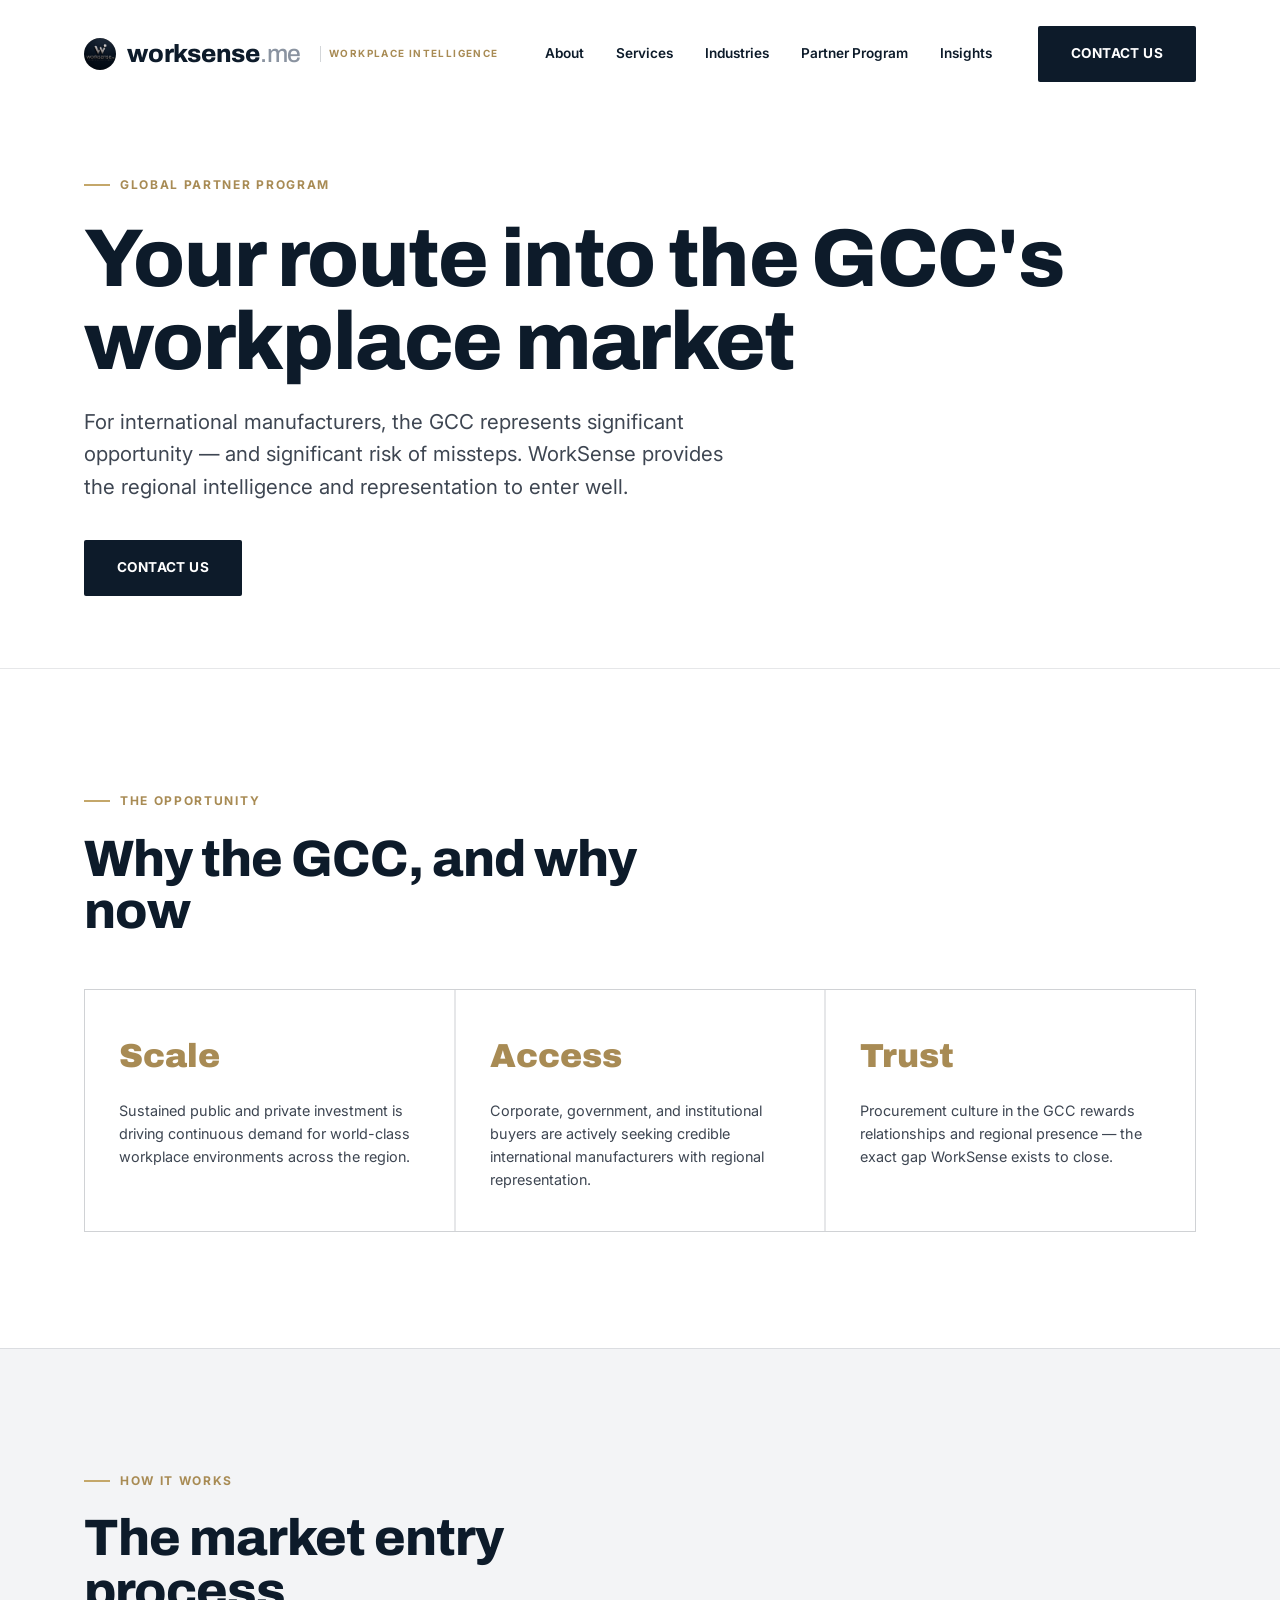
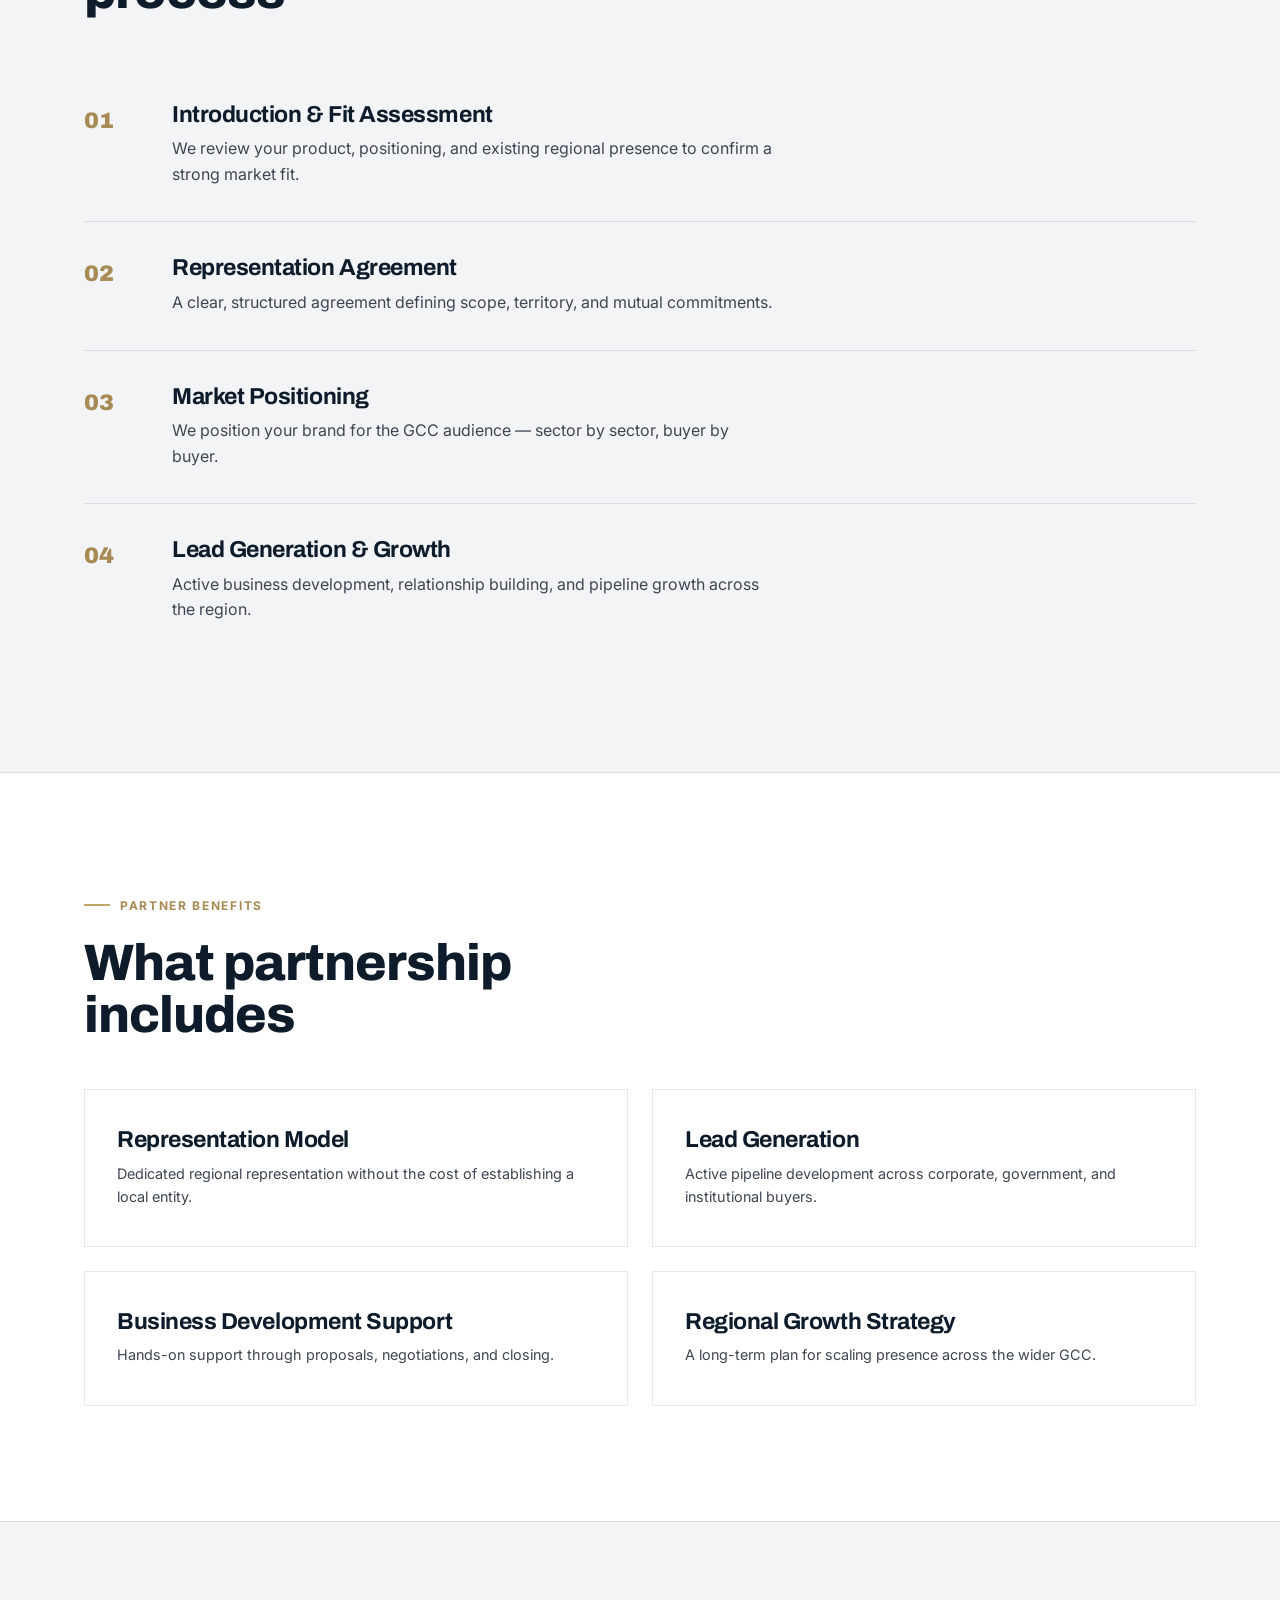
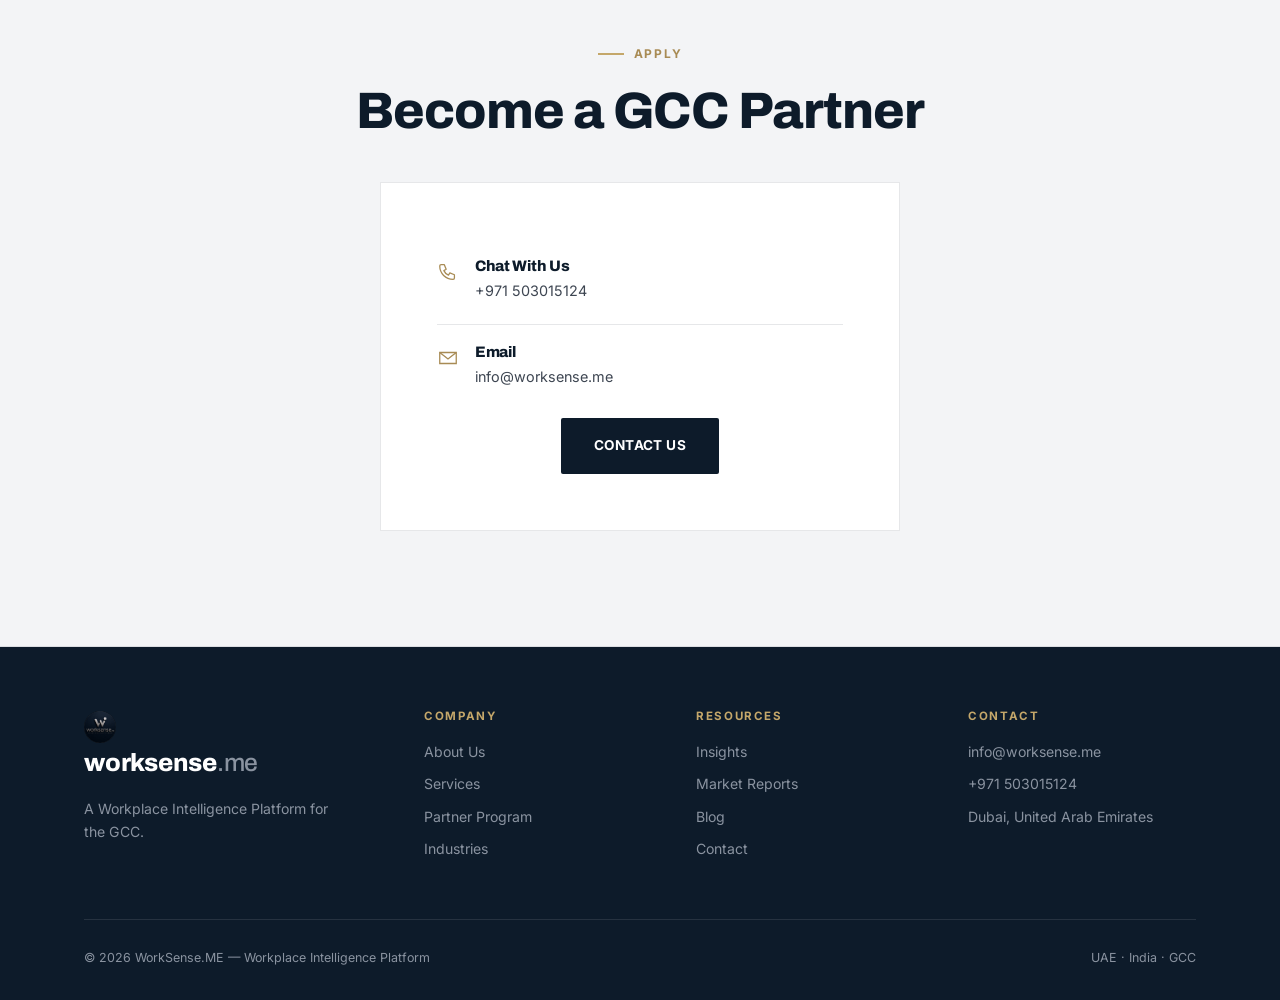
<file: partner.html>
<!DOCTYPE html>
<html lang="en">
<head>
<meta charset="UTF-8">
<meta name="viewport" content="width=device-width, initial-scale=1.0">
<title>Partner Program — WorkSense.ME</title>
<meta name="description" content="Become a GCC partner. Market entry, representation, and business development support for international manufacturers.">
<link rel="preconnect" href="https://fonts.googleapis.com">
<link href="https://fonts.googleapis.com/css2?family=Archivo:wght@500;700;800;900&family=Inter:wght@400;500;600;700&display=swap" rel="stylesheet">
<link rel="stylesheet" href="assets/style.css">
<style>
  .opp-grid{ display:grid; grid-template-columns:repeat(3,1fr); gap:2px; background:var(--line); border:1.5px solid var(--line); margin-top:52px; }
  @media(max-width:860px){ .opp-grid{ grid-template-columns:1fr; } }
  .opp-item{ background:var(--white); padding:40px 34px; }
  .opp-item .num{ font-family:var(--font-display); color:var(--gold-dim); font-weight:900; font-size:clamp(1.8rem,2.6vw,2.4rem); display:block; margin-bottom:16px; }
  .opp-item p{ font-size:0.9rem; }
  .process-list{ margin-top:52px; }
  .process-item{ display:grid; grid-template-columns:64px 1fr; gap:24px; padding:34px 0; }
  .process-item + .process-item{ border-top:1.5px solid var(--line); }
  .process-item .idx{ font-family:var(--font-display); font-weight:900; font-size:1.4rem; color:var(--gold-dim); }
  .process-item h3{ margin-bottom:10px; }
  .process-item p{ max-width:600px; }
  .benefit-grid{ display:grid; grid-template-columns:repeat(2,1fr); gap:24px; margin-top:48px; }
  @media(max-width:700px){ .benefit-grid{ grid-template-columns:1fr; } }
  .apply-panel{ max-width:520px; margin:0 auto; background:var(--white); border:1.5px solid var(--line); padding:clamp(36px,5vw,56px); display:flex; flex-direction:column; align-items:center; text-align:center; gap:0; }
  .contact-box-item{ display:flex; gap:16px; align-items:flex-start; text-align:left; width:100%; padding:20px 0; }
  .contact-box-item + .contact-box-item{ border-top:1.5px solid var(--line); }
  .contact-box-item .ic{ flex:none; width:22px; height:22px; color:var(--gold-dim); margin-top:2px; }
  .contact-box-item h4{ font-family:var(--font-display); font-size:0.95rem; color:var(--navy); margin-bottom:4px; font-weight:800; }
  .contact-box-item a{ font-size:0.9rem; color:var(--graphite); }
</style>
</head>
<body>
<nav class="nav scrolled">
  <div class="wrap">
    <a href="index.html" class="brand"><span class="brand-mark"><img src="assets/logo-plaque.png" alt="WorkSense.ME"></span><span class="brand-word">worksense<span class="dim">.me</span></span><span class="brand-tag">Workplace Intelligence</span></a>
    <div class="nav-links"><a href="about.html">About</a><a href="services.html">Services</a><a href="index.html#industries">Industries</a><a href="partner.html">Partner Program</a><a href="index.html#insights">Insights</a></div>
    <a href="contact.html" class="btn btn-navy nav-cta">Contact Us</a>
    <button class="nav-toggle" aria-label="Open menu" aria-expanded="false"><svg width="18" height="12" viewBox="0 0 18 12" fill="none"><path d="M0 1H18M0 11H18" stroke="currentColor" stroke-width="1.6"/></svg></button>
  </div>
</nav>
<div class="mobile-menu"><a href="about.html">About</a><a href="services.html">Services</a><a href="index.html#industries">Industries</a><a href="partner.html">Partner Program</a><a href="index.html#insights">Insights</a><a href="contact.html" class="btn btn-navy">Contact Us</a></div>

<header class="page-hero">
  <div class="wrap">
    <span class="eyebrow reveal">Global Partner Program</span>
    <h1 class="reveal">Your route into the GCC's workplace market</h1>
    <p class="lede reveal">For international manufacturers, the GCC represents significant opportunity — and significant risk of missteps. WorkSense provides the regional intelligence and representation to enter well.</p>
    <div class="btn-row reveal" style="margin-top:36px;"><a href="contact.html" class="btn btn-navy">Contact Us</a></div>
  </div>
</header>

<section class="section-pad hair-top">
  <div class="wrap">
    <span class="eyebrow reveal">The Opportunity</span>
    <h2 class="reveal" style="margin-top:22px; max-width:600px;">Why the GCC, and why now</h2>
    <div class="opp-grid">
      <div class="opp-item reveal"><span class="num">Scale</span><p>Sustained public and private investment is driving continuous demand for world-class workplace environments across the region.</p></div>
      <div class="opp-item reveal"><span class="num">Access</span><p>Corporate, government, and institutional buyers are actively seeking credible international manufacturers with regional representation.</p></div>
      <div class="opp-item reveal"><span class="num">Trust</span><p>Procurement culture in the GCC rewards relationships and regional presence — the exact gap WorkSense exists to close.</p></div>
    </div>
  </div>
</section>

<section class="section-pad tint hair-top hair-bottom">
  <div class="wrap">
    <span class="eyebrow reveal">How It Works</span>
    <h2 class="reveal" style="margin-top:22px; max-width:600px;">The market entry process</h2>
    <div class="process-list">
      <div class="process-item reveal"><span class="idx">01</span><div><h3>Introduction &amp; Fit Assessment</h3><p>We review your product, positioning, and existing regional presence to confirm a strong market fit.</p></div></div>
      <div class="process-item reveal"><span class="idx">02</span><div><h3>Representation Agreement</h3><p>A clear, structured agreement defining scope, territory, and mutual commitments.</p></div></div>
      <div class="process-item reveal"><span class="idx">03</span><div><h3>Market Positioning</h3><p>We position your brand for the GCC audience — sector by sector, buyer by buyer.</p></div></div>
      <div class="process-item reveal"><span class="idx">04</span><div><h3>Lead Generation &amp; Growth</h3><p>Active business development, relationship building, and pipeline growth across the region.</p></div></div>
    </div>
  </div>
</section>

<section class="section-pad">
  <div class="wrap">
    <span class="eyebrow reveal">Partner Benefits</span>
    <h2 class="reveal" style="margin-top:22px; max-width:600px;">What partnership includes</h2>
    <div class="benefit-grid">
      <div class="tile reveal"><h3>Representation Model</h3><p style="margin-top:10px; font-size:0.9rem;">Dedicated regional representation without the cost of establishing a local entity.</p></div>
      <div class="tile reveal"><h3>Lead Generation</h3><p style="margin-top:10px; font-size:0.9rem;">Active pipeline development across corporate, government, and institutional buyers.</p></div>
      <div class="tile reveal"><h3>Business Development Support</h3><p style="margin-top:10px; font-size:0.9rem;">Hands-on support through proposals, negotiations, and closing.</p></div>
      <div class="tile reveal"><h3>Regional Growth Strategy</h3><p style="margin-top:10px; font-size:0.9rem;">A long-term plan for scaling presence across the wider GCC.</p></div>
    </div>
  </div>
</section>

<section id="apply" class="section-pad tint hair-top hair-bottom">
  <div class="wrap">
    <div style="text-align:center; margin-bottom:44px;">
      <span class="eyebrow reveal">Apply</span>
      <h2 class="reveal" style="margin-top:22px;">Become a GCC Partner</h2>
    </div>
    <div class="apply-panel reveal">
      <div class="contact-box-item"><svg class="ic" viewBox="0 0 24 24" fill="none"><path d="M3 5.5C3 4.67 3.67 4 4.5 4H8L10 9L7.5 10.5C8.5 12.7 10.3 14.5 12.5 15.5L14 13L19 15V18.5C19 19.33 18.33 20 17.5 20C9.5 20 3 13.5 3 5.5Z" stroke="currentColor" stroke-width="1.4" stroke-linejoin="round"/></svg><div><h4>Chat With Us</h4><a href="tel:+971503015124">+971 503015124</a></div></div>
      <div class="contact-box-item"><svg class="ic" viewBox="0 0 24 24" fill="none"><path d="M3 6H21V18H3V6Z" stroke="currentColor" stroke-width="1.4"/><path d="M3 6L12 13L21 6" stroke="currentColor" stroke-width="1.4"/></svg><div><h4>Email</h4><a href="mailto:info@worksense.me">info@worksense.me</a></div></div>
      <a href="contact.html" class="btn btn-navy" style="margin-top:8px;">Contact Us</a>
    </div>
  </div>
</section> 

<footer>
  <div class="wrap">
    <div class="footer-grid">
      <div class="footer-col"><a href="index.html" class="brand" style="margin-bottom:14px;"><span class="brand-mark"><img src="assets/logo-plaque.png" alt="WorkSense.ME"></span><span class="brand-word" style="color:#fff;">worksense<span class="dim">.me</span></span></a><p style="margin-top:16px; max-width:260px;">A Workplace Intelligence Platform for the GCC.</p></div>
      <div class="footer-col"><h4>Company</h4><a href="about.html">About Us</a><a href="services.html">Services</a><a href="partner.html">Partner Program</a><a href="index.html#industries">Industries</a></div>
      <div class="footer-col"><h4>Resources</h4><a href="index.html#insights">Insights</a><a href="index.html#insights">Market Reports</a><a href="index.html#insights">Blog</a><a href="contact.html">Contact</a></div>
      <div class="footer-col"><h4>Contact</h4><a href="mailto:info@worksense.me">info@worksense.me</a><a href="tel:+971503015124">+971 503015124</a><p>Dubai, United Arab Emirates</p></div>
    </div>
    <div class="footer-bottom"><span>© <span class="year"></span> WorkSense.ME — Workplace Intelligence Platform</span><span>UAE · India · GCC</span></div>
  </div>
</footer>
<script src="assets/main.js"></script>
</body>
</html>
</file>
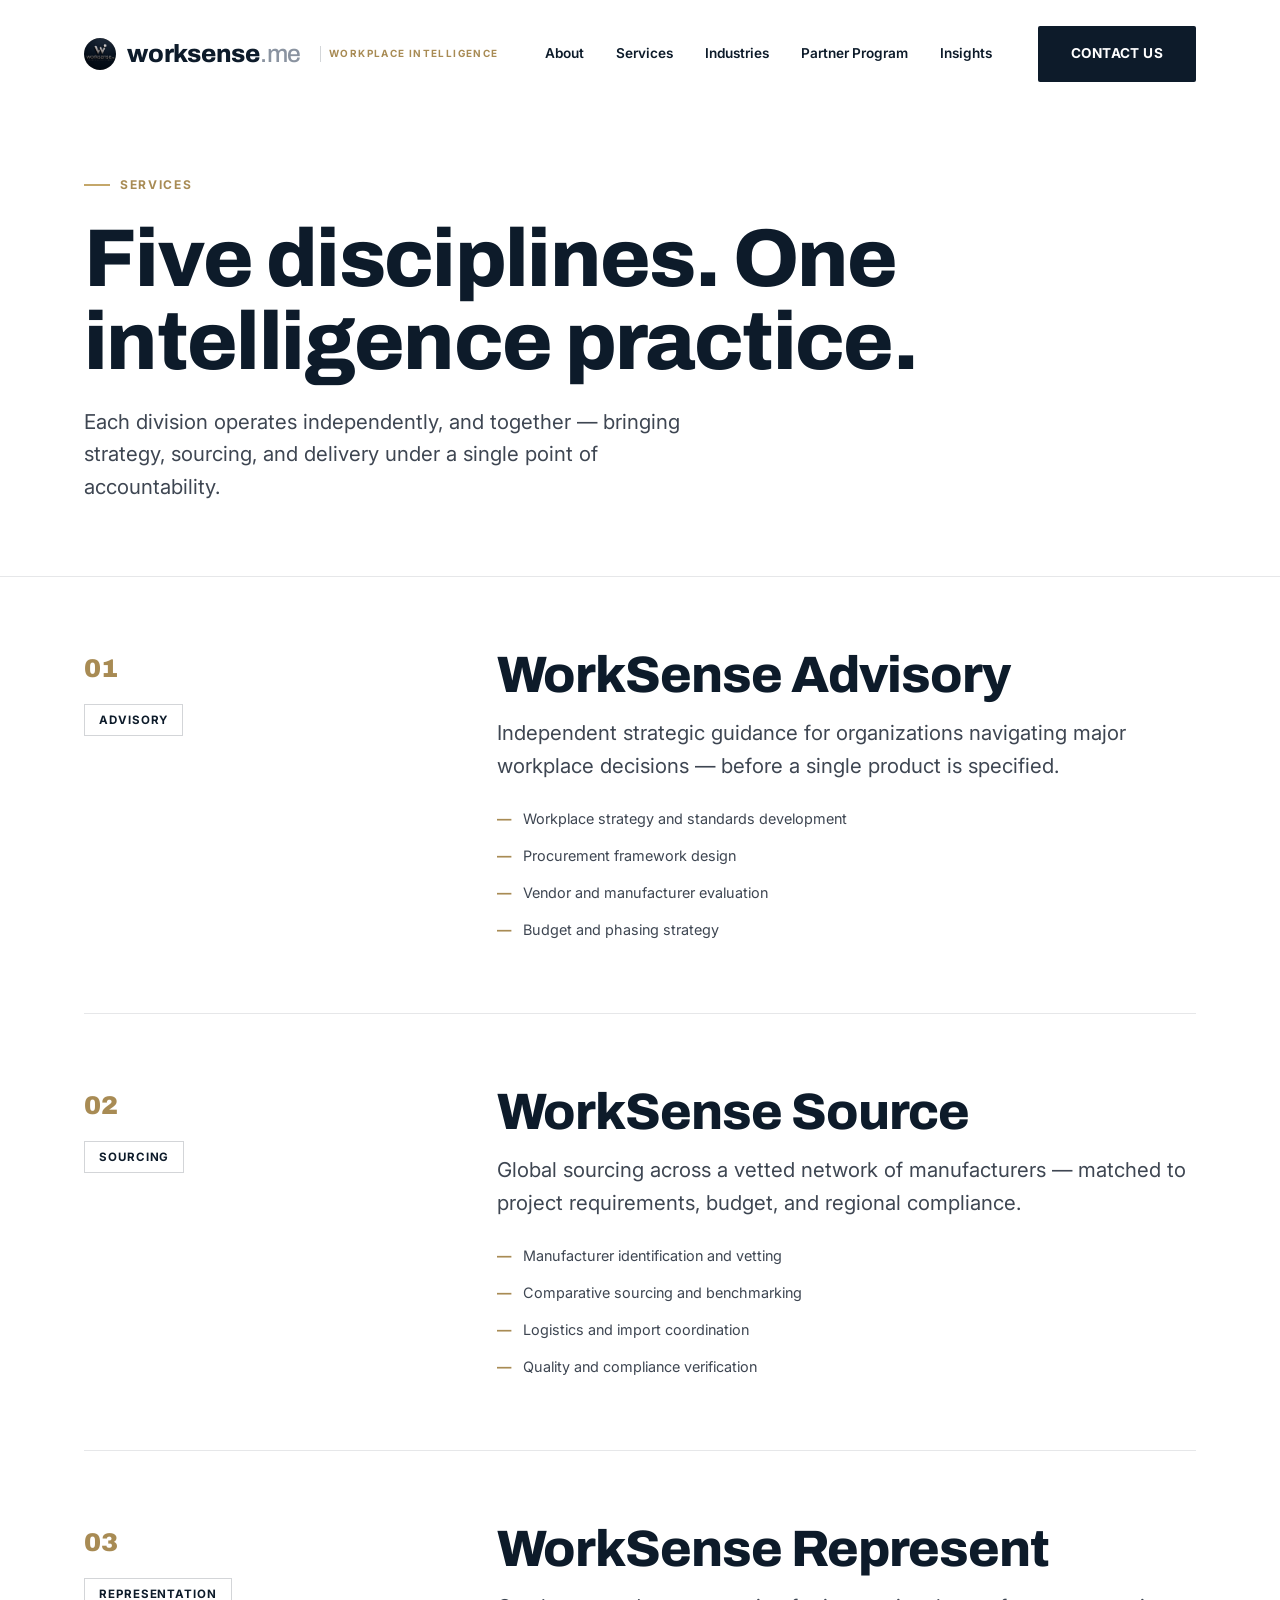
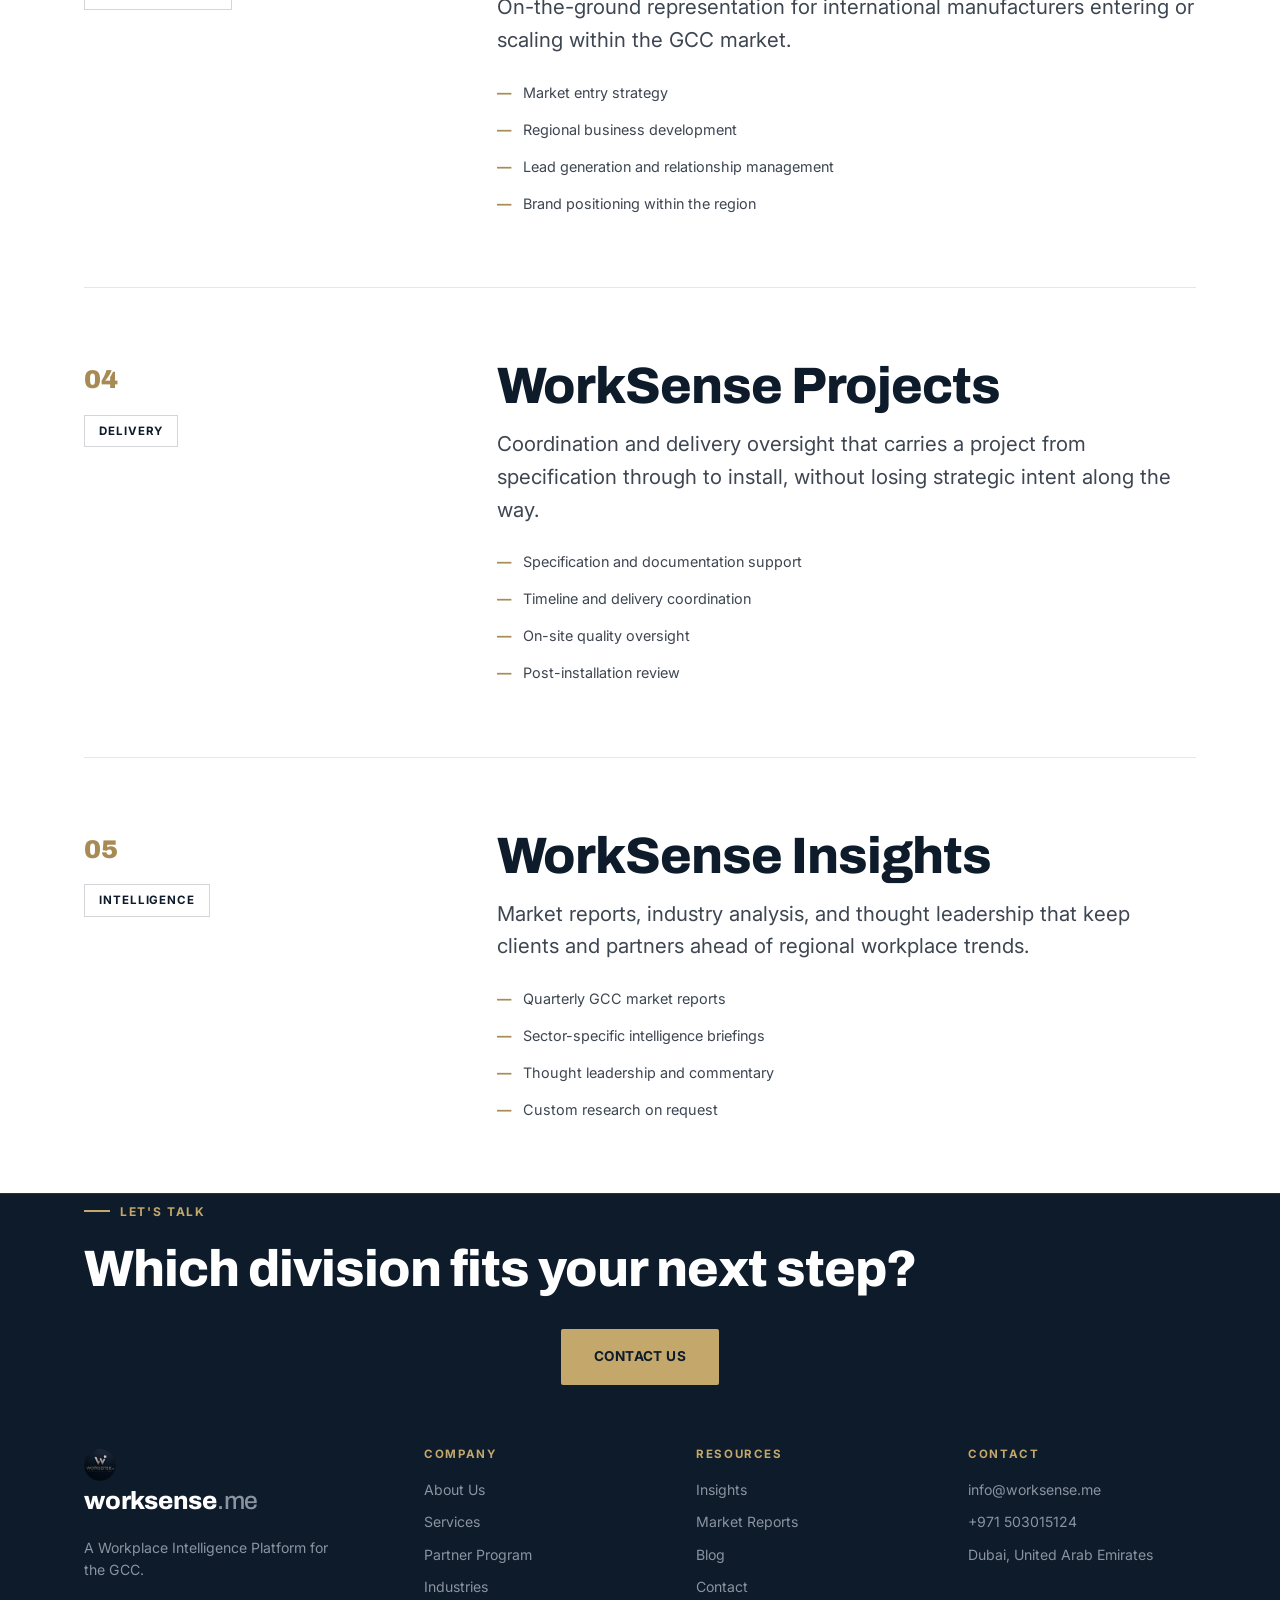
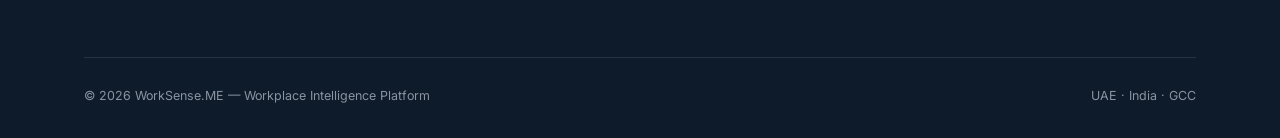
<file: services.html>
<!DOCTYPE html>
<html lang="en">
<head>
<meta charset="UTF-8">
<meta name="viewport" content="width=device-width, initial-scale=1.0">
<title>Services — WorkSense.ME</title>
<meta name="description" content="Five workplace intelligence disciplines: Advisory, Source, Represent, Projects, and Insights.">
<link rel="preconnect" href="https://fonts.googleapis.com">
<link href="https://fonts.googleapis.com/css2?family=Archivo:wght@500;700;800;900&family=Inter:wght@400;500;600;700&display=swap" rel="stylesheet">
<link rel="stylesheet" href="assets/style.css">
<style>
  .service-block{ display:grid; grid-template-columns:0.5fr 1fr; gap:64px; padding:72px 0; }
  @media(max-width:860px){ .service-block{ grid-template-columns:1fr; gap:28px; } }
  .service-block + .service-block{ border-top:1.5px solid var(--line); }
  .service-block .label-col{ display:flex; flex-direction:column; gap:14px; }
  .service-block .label-col .idx{ font-family:var(--font-display); color:var(--gold-dim); font-weight:900; font-size:1.6rem; }
  .pill{ display:inline-block; font-size:0.72rem; letter-spacing:0.08em; text-transform:uppercase; padding:6px 14px; border:1.5px solid var(--line-strong); color:var(--navy); font-weight:700; width:fit-content; }
  .service-block .feat-list{ display:flex; flex-direction:column; gap:14px; margin-top:24px; }
  .service-block .feat-list .feat{ display:flex; gap:12px; font-size:0.9rem; }
  .service-block .feat-list .feat::before{ content:'—'; color:var(--gold-dim); flex:none; font-weight:700; }
</style>
</head>
<body>
<nav class="nav scrolled">
  <div class="wrap">
    <a href="index.html" class="brand"><span class="brand-mark"><img src="assets/logo-plaque.png" alt="WorkSense.ME"></span><span class="brand-word">worksense<span class="dim">.me</span></span><span class="brand-tag">Workplace Intelligence</span></a>
    <div class="nav-links"><a href="about.html">About</a><a href="services.html">Services</a><a href="index.html#industries">Industries</a><a href="partner.html">Partner Program</a><a href="index.html#insights">Insights</a></div>
    <a href="contact.html" class="btn btn-navy nav-cta">Contact Us</a>
    <button class="nav-toggle" aria-label="Open menu" aria-expanded="false"><svg width="18" height="12" viewBox="0 0 18 12" fill="none"><path d="M0 1H18M0 11H18" stroke="currentColor" stroke-width="1.6"/></svg></button>
  </div>
</nav>
<div class="mobile-menu"><a href="about.html">About</a><a href="services.html">Services</a><a href="index.html#industries">Industries</a><a href="partner.html">Partner Program</a><a href="index.html#insights">Insights</a><a href="contact.html" class="btn btn-navy">Contact Us</a></div>

<header class="page-hero">
  <div class="wrap">
    <span class="eyebrow reveal">Services</span>
    <h1 class="reveal">Five disciplines. One intelligence practice.</h1>
    <p class="lede reveal">Each division operates independently, and together — bringing strategy, sourcing, and delivery under a single point of accountability.</p>
  </div>
</header>

<section class="hair-top">
  <div class="wrap">
    <div class="service-block reveal"><div class="label-col"><span class="idx">01</span><span class="pill">Advisory</span></div><div><h2>WorkSense Advisory</h2><p class="lede" style="margin-top:16px;">Independent strategic guidance for organizations navigating major workplace decisions — before a single product is specified.</p><div class="feat-list"><div class="feat">Workplace strategy and standards development</div><div class="feat">Procurement framework design</div><div class="feat">Vendor and manufacturer evaluation</div><div class="feat">Budget and phasing strategy</div></div></div></div>

    <div class="service-block reveal"><div class="label-col"><span class="idx">02</span><span class="pill">Sourcing</span></div><div><h2>WorkSense Source</h2><p class="lede" style="margin-top:16px;">Global sourcing across a vetted network of manufacturers — matched to project requirements, budget, and regional compliance.</p><div class="feat-list"><div class="feat">Manufacturer identification and vetting</div><div class="feat">Comparative sourcing and benchmarking</div><div class="feat">Logistics and import coordination</div><div class="feat">Quality and compliance verification</div></div></div></div>

    <div class="service-block reveal"><div class="label-col"><span class="idx">03</span><span class="pill">Representation</span></div><div><h2>WorkSense Represent</h2><p class="lede" style="margin-top:16px;">On-the-ground representation for international manufacturers entering or scaling within the GCC market.</p><div class="feat-list"><div class="feat">Market entry strategy</div><div class="feat">Regional business development</div><div class="feat">Lead generation and relationship management</div><div class="feat">Brand positioning within the region</div></div></div></div>

    <div class="service-block reveal"><div class="label-col"><span class="idx">04</span><span class="pill">Delivery</span></div><div><h2>WorkSense Projects</h2><p class="lede" style="margin-top:16px;">Coordination and delivery oversight that carries a project from specification through to install, without losing strategic intent along the way.</p><div class="feat-list"><div class="feat">Specification and documentation support</div><div class="feat">Timeline and delivery coordination</div><div class="feat">On-site quality oversight</div><div class="feat">Post-installation review</div></div></div></div>

    <div class="service-block reveal"><div class="label-col"><span class="idx">05</span><span class="pill">Intelligence</span></div><div><h2>WorkSense Insights</h2><p class="lede" style="margin-top:16px;">Market reports, industry analysis, and thought leadership that keep clients and partners ahead of regional workplace trends.</p><div class="feat-list"><div class="feat">Quarterly GCC market reports</div><div class="feat">Sector-specific intelligence briefings</div><div class="feat">Thought leadership and commentary</div><div class="feat">Custom research on request</div></div></div></div>
  </div>
</section>

<section class="cta-final dark hair-top">
  <div class="wrap">
    <span class="eyebrow reveal">Let's Talk</span>
    <h2 class="reveal" style="margin-top:22px; color:var(--white);">Which division fits your next step?</h2>
    <div class="btn-row reveal" style="justify-content:center; margin-top:34px;">
      <a href="contact.html" class="btn" style="background:var(--gold); color:var(--navy);">Contact Us</a>
    </div>
  </div>
</section>

<footer>
  <div class="wrap">
    <div class="footer-grid">
      <div class="footer-col"><a href="index.html" class="brand" style="margin-bottom:14px;"><span class="brand-mark"><img src="assets/logo-plaque.png" alt="WorkSense.ME"></span><span class="brand-word" style="color:#fff;">worksense<span class="dim">.me</span></span></a><p style="margin-top:16px; max-width:260px;">A Workplace Intelligence Platform for the GCC.</p></div>
      <div class="footer-col"><h4>Company</h4><a href="about.html">About Us</a><a href="services.html">Services</a><a href="partner.html">Partner Program</a><a href="index.html#industries">Industries</a></div>
      <div class="footer-col"><h4>Resources</h4><a href="index.html#insights">Insights</a><a href="index.html#insights">Market Reports</a><a href="index.html#insights">Blog</a><a href="contact.html">Contact</a></div>
      <div class="footer-col"><h4>Contact</h4><a href="mailto:info@worksense.me">info@worksense.me</a><a href="tel:+971503015124">+971 503015124</a><p>Dubai, United Arab Emirates</p></div>
    </div>
    <div class="footer-bottom"><span>© <span class="year"></span> WorkSense.ME — Workplace Intelligence Platform</span><span>UAE · India · GCC</span></div>
  </div>
</footer>
<script src="assets/main.js"></script>
</body>
</html>
</file>
<file: assets/style.css>
/* ============================================================
   WORKSENSE.ME — Design System v2
   Light, bold, grid-driven — Midnight Navy / Graphite Grey /
   Platinum Silver / Champagne Gold on a white foundation.
   Type: Archivo (display, bold) + Inter (body/utility)
   ============================================================ */

:root{
  --navy:        #0D1B2A;
  --navy-deep:   #081019;
  --graphite:    #3E4652;
  --platinum:    #C9CDD2;
  --platinum-dim:#8A93A0;
  --tint:        #F3F4F6;
  --tint-2:      #EAECEF;
  --gold:        #C4A76A;
  --gold-dim:    #A88B54;
  --white:       #FFFFFF;
  --line:        rgba(13,27,42,0.10);
  --line-strong: rgba(13,27,42,0.18);

  --font-display: 'Archivo', 'Inter', sans-serif;
  --font-body:    'Inter', -apple-system, BlinkMacSystemFont, sans-serif;

  --container: 1240px;
  --gutter: clamp(24px, 5vw, 64px);
  --ease: cubic-bezier(.16,.8,.24,1);
}

*,*::before,*::after{ box-sizing:border-box; }
html{ scroll-behavior:smooth; }
body{
  margin:0;
  background:var(--white);
  color:var(--graphite);
  font-family:var(--font-body);
  font-size:16px;
  line-height:1.6;
  -webkit-font-smoothing:antialiased;
  overflow-x:hidden;
}
img{ max-width:100%; display:block; }
a{ color:inherit; text-decoration:none; }
::selection{ background:var(--gold); color:var(--white); }

@media (prefers-reduced-motion: reduce){
  *{ animation-duration:0.001ms !important; animation-iteration-count:1 !important; transition-duration:0.001ms !important; scroll-behavior:auto !important; }
}

/* ---------- Type scale ---------- */
h1,h2,h3,h4{
  font-family:var(--font-display);
  color:var(--navy);
  font-weight:800;
  line-height:1.02;
  margin:0;
  letter-spacing:-0.02em;
}
h1{ font-size:clamp(2.8rem, 6.4vw, 5.6rem); }
h2{ font-size:clamp(2rem, 4vw, 3.4rem); }
h3{ font-size:clamp(1.2rem, 1.8vw, 1.5rem); font-weight:700; }
p{ margin:0; color:var(--graphite); }
.lede{ font-size:clamp(1.05rem,1.6vw,1.3rem); color:var(--graphite); line-height:1.6; font-weight:400; }

.eyebrow{
  font-family:var(--font-body);
  font-size:0.75rem;
  font-weight:700;
  letter-spacing:0.14em;
  text-transform:uppercase;
  color:var(--gold-dim);
  display:inline-flex;
  align-items:center;
  gap:10px;
}
.eyebrow::before{ content:''; width:26px; height:2px; background:var(--gold); display:inline-block; }

/* ---------- Layout ---------- */
.wrap{ max-width:var(--container); margin:0 auto; padding:0 var(--gutter); }
section{ position:relative; }
.section-pad{ padding:clamp(64px,9vw,128px) 0; }
.tint{ background:var(--tint); }
.dark{ background:var(--navy); color:var(--platinum); }
.dark p{ color:var(--platinum-dim); }
.dark h1,.dark h2,.dark h3,.dark h4{ color:var(--white); }
.dark .eyebrow{ color:var(--gold); }
.grid{ display:grid; gap:var(--gutter); }
.hair-top{ border-top:1px solid var(--line); }
.hair-bottom{ border-bottom:1px solid var(--line); }
.dark.hair-top{ border-top-color:rgba(255,255,255,0.1); }
.dark.hair-bottom{ border-bottom-color:rgba(255,255,255,0.1); }

/* ---------- Buttons ---------- */
.btn{
  display:inline-flex; align-items:center; gap:10px;
  padding:16px 32px;
  font-family:var(--font-body); font-size:0.85rem; font-weight:700;
  letter-spacing:0.03em; text-transform:uppercase;
  border-radius:2px; cursor:pointer; border:1.5px solid transparent;
  transition:all .3s var(--ease); white-space:nowrap;
}
.btn-navy{ background:var(--navy); color:var(--white); }
.btn-navy:hover{ background:var(--gold); color:var(--navy); transform:translateY(-2px); }
.btn-ghost{ background:transparent; border-color:var(--line-strong); color:var(--navy); }
.btn-ghost:hover{ border-color:var(--navy); background:var(--navy); color:var(--white); }
.dark .btn-ghost{ border-color:rgba(255,255,255,0.3); color:var(--white); }
.dark .btn-ghost:hover{ border-color:var(--gold); background:var(--gold); color:var(--navy); }
.btn-row{ display:flex; gap:16px; flex-wrap:wrap; }

/* ---------- Nav ---------- */
.nav{
  position:fixed; top:0; left:0; right:0; z-index:100;
  padding:26px 0; transition:all .35s var(--ease);
  background:transparent; border-bottom:1px solid transparent;
}
.nav.scrolled{
  background:rgba(255,255,255,0.92); backdrop-filter:blur(14px);
  padding:16px 0; border-bottom:1px solid var(--line);
}
.nav .wrap{ display:flex; align-items:center; justify-content:space-between; }
.brand{ display:flex; align-items:center; gap:11px; }
.brand-mark{ width:32px; height:32px; flex:none; border-radius:50%; overflow:hidden; display:block; }
.brand-mark img{ width:100%; height:100%; object-fit:cover; display:block; }
.brand-word{ font-family:var(--font-display); font-size:1.55rem; font-weight:800; letter-spacing:-0.01em; color:var(--navy); text-transform:lowercase; }
.brand-word .dim{ color:var(--platinum-dim); font-weight:500; }
.brand-tag{ display:none; font-size:0.62rem; letter-spacing:0.14em; text-transform:uppercase; color:var(--gold-dim); margin-left:8px; padding-left:8px; border-left:1px solid var(--line-strong); font-weight:700; }
@media(min-width:900px){ .brand-tag{ display:inline; } }
.nav-links{ display:none; align-items:center; gap:32px; }
.nav-links a{ font-size:0.85rem; font-weight:600; color:var(--navy); position:relative; padding:4px 0; }
.nav-links a::after{ content:''; position:absolute; left:0; bottom:0; width:0; height:2px; background:var(--gold); transition:width .3s var(--ease); }
.nav-links a:hover::after{ width:100%; }
@media(min-width:1020px){ .nav-links{ display:flex; } }
.nav-cta{ display:none; }
@media(min-width:1020px){ .nav-cta{ display:inline-flex; } }
.nav-toggle{ display:inline-flex; align-items:center; justify-content:center; width:38px; height:38px; border:1.5px solid var(--line-strong); background:none; color:var(--navy); cursor:pointer; }
@media(min-width:1020px){ .nav-toggle{ display:none; } }
.mobile-menu{ position:fixed; inset:0; background:var(--white); z-index:99; display:flex; flex-direction:column; padding:100px 32px 40px; transform:translateX(100%); transition:transform .4s var(--ease); }
.mobile-menu.open{ transform:translateX(0); }
.mobile-menu a{ font-family:var(--font-display); font-size:1.9rem; font-weight:800; padding:14px 0; border-bottom:1px solid var(--line); color:var(--navy); }
.mobile-menu .btn{ margin-top:28px; align-self:flex-start; }

/* ---------- Footer ---------- */
footer{ padding:64px 0 32px; background:var(--navy); color:var(--platinum); }
.footer-grid{ display:grid; gap:44px; grid-template-columns:1.3fr 1fr 1fr 1fr; margin-bottom:48px; }
@media(max-width:800px){ .footer-grid{ grid-template-columns:1fr 1fr; } }
@media(max-width:520px){ .footer-grid{ grid-template-columns:1fr; } }
.footer-col h4{ font-family:var(--font-body); font-size:0.72rem; letter-spacing:0.14em; text-transform:uppercase; color:var(--gold); margin-bottom:18px; font-weight:700; }
.footer-col a, .footer-col p{ display:block; font-size:0.88rem; color:var(--platinum-dim); margin-bottom:10px; }
.footer-col a:hover{ color:var(--white); }
.footer-bottom{ display:flex; justify-content:space-between; align-items:center; flex-wrap:wrap; gap:16px; padding-top:28px; border-top:1px solid rgba(255,255,255,0.1); font-size:0.78rem; color:var(--platinum-dim); }

/* ---------- Cards / grid tiles ---------- */
.tile{
  background:var(--white); border:1.5px solid var(--line);
  padding:38px 32px; transition:border-color .3s var(--ease), transform .3s var(--ease), box-shadow .3s var(--ease);
}
.tile:hover{ border-color:var(--navy); transform:translateY(-4px); box-shadow:0 16px 40px rgba(13,27,42,0.08); }

/* ---------- Utility ---------- */
.reveal{ opacity:0; transform:translateY(22px); transition:opacity .8s var(--ease), transform .8s var(--ease); }
.reveal.in{ opacity:1; transform:translateY(0); }
.stagger .reveal:nth-child(1){ transition-delay:.05s; }
.stagger .reveal:nth-child(2){ transition-delay:.12s; }
.stagger .reveal:nth-child(3){ transition-delay:.19s; }
.stagger .reveal:nth-child(4){ transition-delay:.26s; }
.stagger .reveal:nth-child(5){ transition-delay:.33s; }

.hr-gold{ width:60px; height:3px; background:var(--gold); border:none; margin:0; }
.page-hero{ padding:168px 0 72px; }
.page-hero .eyebrow{ margin-bottom:22px; }
.page-hero h1{ margin-bottom:22px; }
.page-hero .lede{ max-width:640px; }

.stat{ display:flex; flex-direction:column; gap:6px; }
.stat .num{ font-family:var(--font-display); font-size:clamp(2.4rem,4vw,3.4rem); color:var(--navy); font-weight:800; }
.stat .label{ font-size:0.85rem; color:var(--graphite); font-weight:600; }
.dark .stat .num{ color:var(--gold); }
.dark .stat .label{ color:var(--platinum-dim); }
</file>
